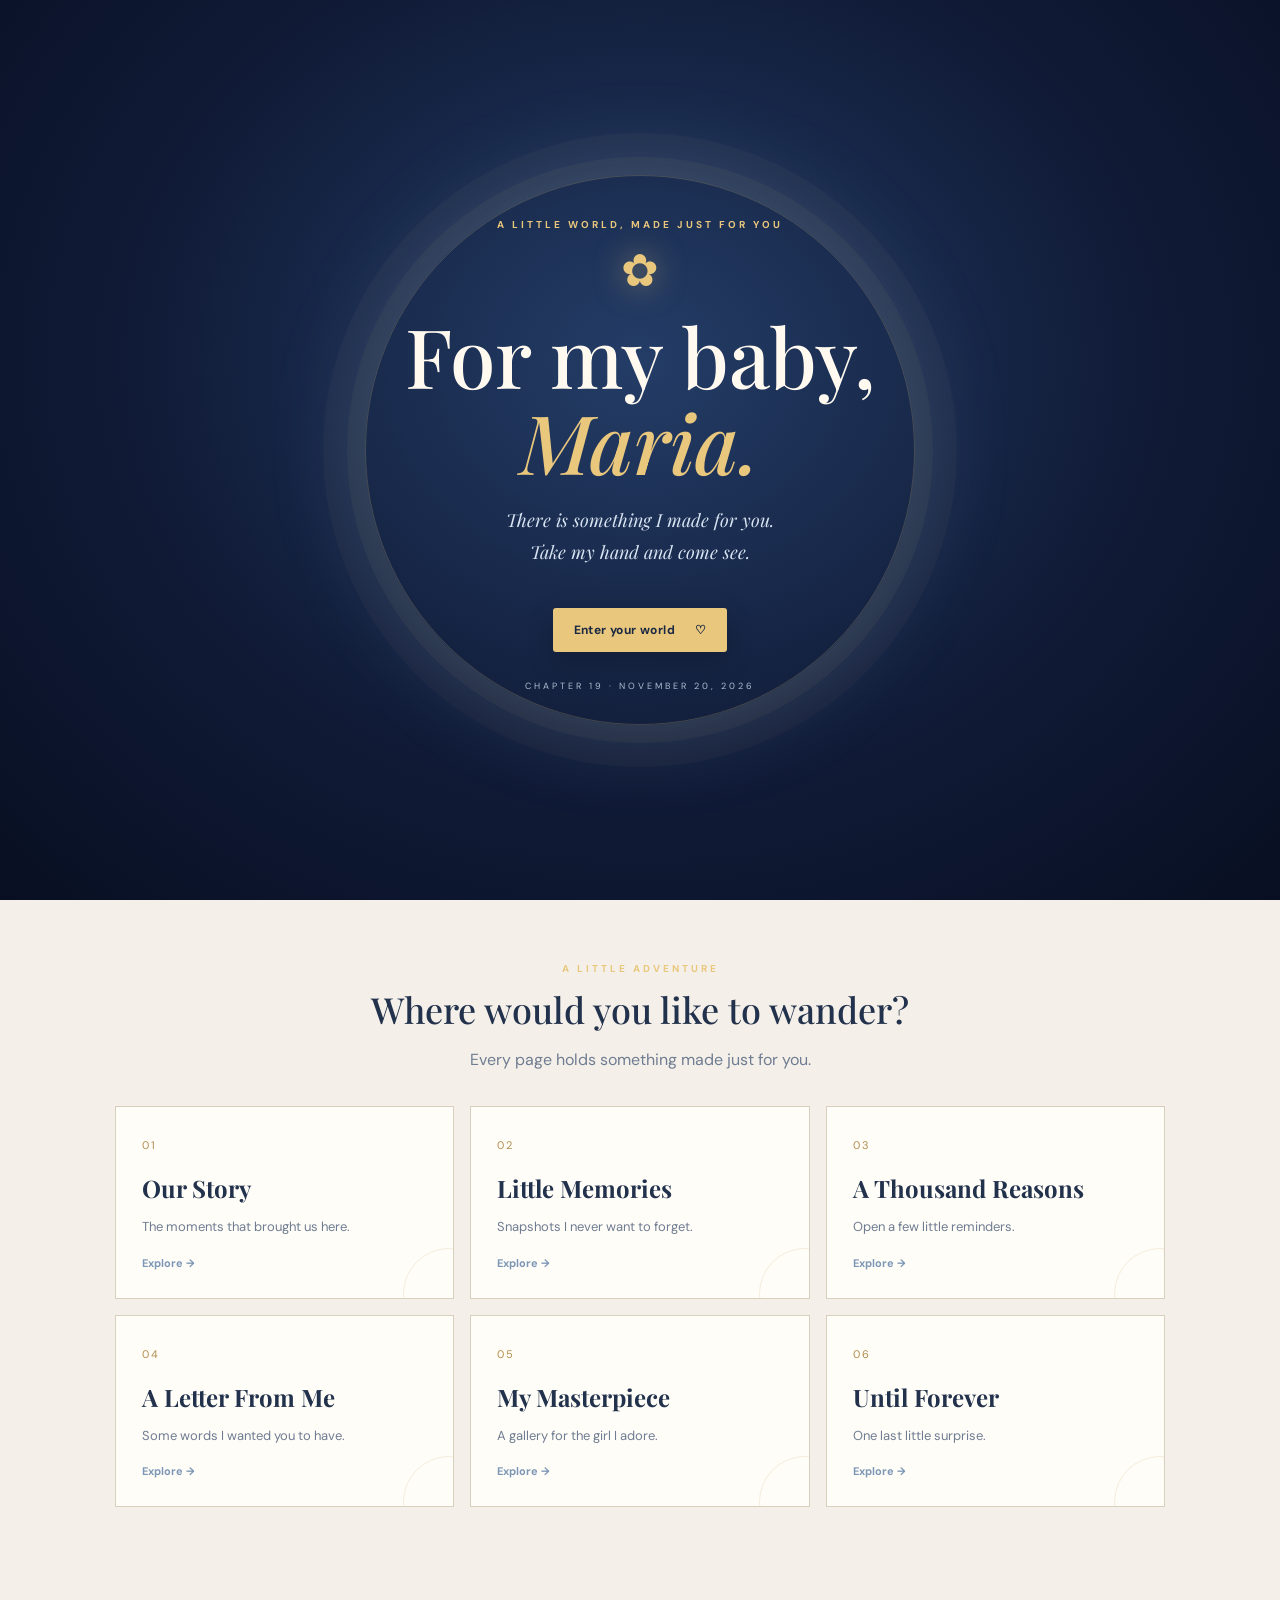
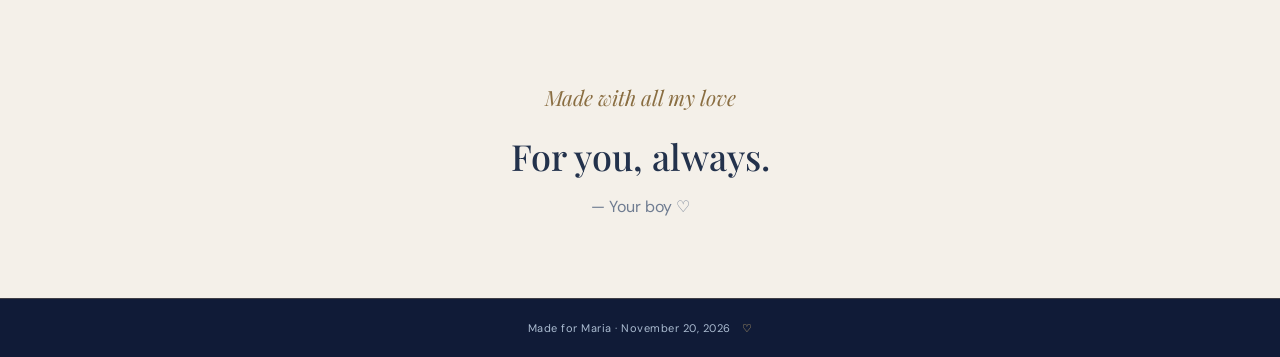
<file: index.html>
<!DOCTYPE html>
<html lang="en">
<head>
  <meta charset="UTF-8"><meta name="viewport" content="width=device-width, initial-scale=1">
  <meta name="theme-color" content="#101b37">
  <title>To My Baby, Maria ♡</title>
  <style>
@import url('https://fonts.googleapis.com/css2?family=DM+Sans:wght@400;500;600;700&family=Playfair+Display:ital,wght@0,500;0,600;0,700;1,500;1,600&display=swap');
:root{--navy:#101b37;--blue:#8db8e4;--pale:#dceafa;--cream:#fff9ef;--gold:#e9c77d;--ink:#23324c;--muted:#6f7c91}
*{box-sizing:border-box}html{scroll-behavior:smooth}body{margin:0;background:linear-gradient(180deg,#101b37 0%,#172747 55%,#f4f0e9 55.1%,#f4f0e9 100%);color:var(--cream);font-family:'DM Sans',sans-serif;min-height:100vh}
a{color:inherit;text-decoration:none}.topbar{height:auto;min-height:76px;padding:16px 5vw;display:flex;align-items:center;justify-content:space-between;gap:24px;position:relative;z-index:5;border-bottom:1px solid #ffffff20;background:#101b37e8;backdrop-filter:blur(12px)}.brand{font-family:'Playfair Display',serif;font-size:24px;color:var(--gold);white-space:nowrap}.brand span{font-size:17px;color:var(--cream);font-style:italic}.nav{display:flex;gap:18px;flex-wrap:wrap;justify-content:flex-end}.nav a{font-size:12px;color:#d7e3f2;opacity:.8}.nav a:hover,.nav a.active{color:var(--gold);opacity:1}.menu-toggle{display:none;background:none;border:1px solid #ffffff55;color:white;border-radius:8px;padding:8px 12px}
.hero{max-width:1180px;margin:auto;padding:78px 6vw 86px;display:grid;grid-template-columns:1.1fr .9fr;gap:60px;align-items:center;min-height:620px}.eyebrow{font-size:10px;letter-spacing:3px;color:var(--gold);font-weight:700}.script{font-family:'Playfair Display',serif;font-style:italic;color:#d7e8fb;font-size:21px}.hero h1,.page-hero h1{font-family:'Playfair Display',serif;font-size:clamp(42px,6vw,76px);line-height:1.08;margin:14px 0 20px;font-weight:500}.hero h1 em,.page-hero h1 em{color:var(--gold);font-weight:500}.lead{font-size:15px;line-height:1.9;color:#d3dfed;max-width:580px}.button{display:inline-flex;align-items:center;gap:20px;margin-top:22px;padding:14px 21px;border-radius:3px;background:var(--gold);color:#1b2942;font-weight:700;font-size:12px;letter-spacing:.4px;box-shadow:0 8px 28px #0003;transition:.25s}.button:hover{transform:translateY(-3px);box-shadow:0 12px 32px #0005}.button.secondary{background:#d8e7f6;color:#172747}.hero-photo{position:relative;max-width:390px;margin:auto}.photo-frame{padding:12px;border:1px solid #e9c77d99;transform:rotate(2deg);background:#fff9ef12;box-shadow:0 25px 70px #0006}.photo-frame img{display:block;width:100%;height:460px;object-fit:cover;object-position:center 35%}.photo-note{position:absolute;bottom:-24px;right:-18px;background:var(--cream);color:var(--ink);padding:13px 22px;font-family:'Playfair Display',serif;font-style:italic;transform:rotate(-4deg)}.sparkle{position:absolute;color:var(--gold);font-size:35px}.s1{top:-28px;right:5px}.s2{bottom:40px;left:-32px}.intro-strip{background:#1b2c4b;border-top:1px solid #ffffff22;border-bottom:1px solid #ffffff22;display:flex;justify-content:center;align-items:center;gap:24px;padding:22px;text-align:center}.intro-strip p{font-family:'Playfair Display',serif;font-style:italic;font-size:19px}.sunflower{color:var(--gold);font-size:24px}.chapter-preview{background:#f4f0e9;color:var(--ink);padding:76px 6vw 90px}.section-heading{text-align:center;margin-bottom:36px}.section-heading h2,.closing-note h2{font-family:'Playfair Display',serif;font-size:36px;font-weight:500;margin:10px}.section-heading p:not(.eyebrow){color:var(--muted)}.chapter-grid{max-width:1050px;margin:auto;display:grid;grid-template-columns:repeat(3,1fr);gap:16px}.chapter-card{background:#fffdf8;border:1px solid #e4ded2;padding:26px;min-height:190px;transition:.25s}.chapter-card:hover{transform:translateY(-5px);box-shadow:0 15px 35px #24365316}.chapter-card span{font-size:11px;color:#b28d4d;letter-spacing:2px}.chapter-card h3{font-family:'Playfair Display',serif;font-size:24px;margin:18px 0 8px}.chapter-card p{color:var(--muted);font-size:13px;line-height:1.6}.chapter-card b{font-size:11px;color:#7c96b5}.closing-note{text-align:center;padding:65px 20px;color:var(--ink)}.closing-note .script{color:#8a6e42}.closing-note h2{max-width:650px;margin:10px auto}.closing-note p:last-child{color:var(--muted)}footer{text-align:center;background:#101b37;color:#aabbd0;padding:22px;font-size:11px;letter-spacing:.5px}footer span{color:var(--gold);margin-left:8px}
.page-hero{text-align:center;padding:76px 20px 46px;max-width:850px;margin:auto}.page-hero h1{font-size:clamp(42px,6vw,64px)}.page-hero .script{margin-bottom:10px}.narrow{max-width:640px;margin:0 auto}.timeline{max-width:800px;margin:20px auto 55px;padding:0 24px}.timeline-item{display:grid;grid-template-columns:50px 1fr;gap:22px;padding:25px 0;border-bottom:1px solid #ffffff25}.timeline-dot{width:42px;height:42px;border:1px solid var(--gold);border-radius:50%;display:grid;place-items:center;color:var(--gold)}.timeline-item h2{font-family:'Playfair Display',serif;font-weight:500;font-size:27px;margin:8px 0}.timeline-item p:not(.eyebrow){line-height:1.8;color:#d2deec}.editable-hint{font-size:12px!important;color:#9aabc0!important;font-style:italic}.center{text-align:center;margin:30px 0 70px}
.gallery{max-width:1050px;margin:0 auto 50px;padding:0 24px;display:grid;grid-template-columns:repeat(3,1fr);grid-auto-rows:220px;gap:16px}.gallery-item{margin:0;background:#fffaf1;color:var(--ink);padding:8px;box-shadow:0 12px 30px #0002;cursor:zoom-in;overflow:hidden}.gallery-item img{width:100%;height:calc(100% - 32px);object-fit:cover;display:block;transition:transform .5s}.gallery-item:hover img{transform:scale(1.04)}.gallery-item figcaption{font-family:'Playfair Display',serif;font-style:italic;font-size:13px;padding:7px 5px 0}.gallery-item.tall{grid-row:span 2}.gallery-item.wide{grid-column:span 2}.gallery-item.tall img{object-position:center 30%}.lightbox{display:none;position:fixed;inset:0;background:#080e1bed;z-index:20;align-items:center;justify-content:center;padding:40px}.lightbox.open{display:flex}.lightbox img{max-width:min(90vw,700px);max-height:85vh;object-fit:contain;box-shadow:0 20px 80px #000}.lightbox-close{position:absolute;right:28px;top:18px;background:none;border:0;color:white;font-size:40px;cursor:pointer}
.reason-grid{max-width:950px;margin:0 auto 45px;padding:0 24px;display:grid;grid-template-columns:repeat(3,1fr);gap:14px}.reason-card{background:#fffaf1;color:var(--ink);border:1px solid #e4ded2;padding:24px;text-align:left;min-height:175px;cursor:pointer;transition:.25s}.reason-card:hover{transform:translateY(-3px)}.reason-card span{display:block;color:#b58f4e;font-size:23px}.reason-card b{display:block;font-family:'Playfair Display',serif;font-size:20px;margin:14px 0 4px}.reason-card small{color:#8b96a4;font-size:10px;letter-spacing:1px;text-transform:uppercase}.reason-card p{display:none;color:#68758a;font-size:13px;line-height:1.7}.reason-card.open p{display:block}.reason-card.open small{display:none}
.envelope-wrap{max-width:760px;margin:0 auto 50px;padding:0 24px;text-align:center}.envelope{display:flex;flex-direction:column;align-items:center;justify-content:center;gap:12px;width:min(100%,440px);height:260px;margin:auto;background:linear-gradient(145deg,#d9e7f4,#a9c5e1);border:1px solid #fff;box-shadow:0 20px 50px #0004;color:#263c5d;cursor:pointer;position:relative}.envelope:before{content:"";position:absolute;inset:0;background:linear-gradient(35deg,transparent 49.5%,#ffffff70 50%,transparent 50.5%),linear-gradient(-35deg,transparent 49.5%,#ffffff70 50%,transparent 50.5%);pointer-events:none}.envelope-heart{font-size:38px;color:#a47768}.envelope-label{font-family:'Playfair Display',serif;font-size:28px;font-style:italic}.envelope-action{font-size:11px;letter-spacing:2px;text-transform:uppercase}.letter-paper{display:none;text-align:left;background:#fffaf0;color:#39445a;padding:clamp(25px,6vw,55px);margin:28px auto;max-width:650px;box-shadow:0 15px 40px #0003;font-family:'Playfair Display',serif;font-size:16px;line-height:2}.letter-paper.open{display:block;animation:rise .6s ease}.letter-paper .script{color:#8e754b}.letter-paper .editable-hint{font-family:'DM Sans',sans-serif}
.art-placeholder{max-width:700px;min-height:350px;margin:0 auto 25px;padding:20px;background:#fffaf0;color:var(--ink);border:12px solid #e8dfcc;outline:1px solid #d0b87e;outline-offset:-20px;display:grid;place-items:center;text-align:center}.art-inner{max-width:400px}.art-inner span{font-size:38px;color:#b58f4e}.art-inner h2{font-family:'Playfair Display',serif;font-size:30px;font-weight:500}.art-inner p{font-size:13px;line-height:1.8;color:#6f7c91}.art-inner code{background:#eee7d9;padding:2px 5px}.dedication{text-align:center;max-width:600px;margin:25px auto 55px;color:#e8d5ae}
.universe{max-width:780px;margin:0 auto 50px;min-height:300px;background:radial-gradient(ellipse at center,#243b65,#0c1429);border:1px solid #ffffff24;position:relative;display:grid;place-items:center;overflow:hidden}.constellation{width:80%;height:230px;position:relative}.star{position:absolute;background:none;border:0;color:#f6dda1;font-size:32px;text-shadow:0 0 18px #f4d88a;cursor:pointer;animation:twinkle 2s infinite alternate}.star:nth-child(1){left:12%;top:18%}.star:nth-child(2){left:48%;top:5%;animation-delay:.4s}.star:nth-child(3){right:12%;top:28%;animation-delay:.8s}.star:nth-child(4){left:30%;bottom:12%;animation-delay:1.2s}.star:nth-child(5){right:28%;bottom:5%;animation-delay:.6s}.star-message{position:absolute;bottom:12px;left:12px;right:12px;text-align:center;color:#e8d8b7;font-family:'Playfair Display',serif;font-style:italic}.video-box{max-width:700px;margin:0 auto 45px;padding:32px;text-align:center;background:#fffaf1;color:var(--ink)}.video-box h2{font-family:'Playfair Display',serif;font-size:30px;font-weight:500}.video-box p{color:#758196;font-size:13px}.video-placeholder{height:220px;background:#e8edf3;display:grid;place-items:center;color:#71849e;font-family:'Playfair Display',serif;font-style:italic}.stars{position:fixed;inset:0;pointer-events:none;opacity:.3;background-image:radial-gradient(1px 1px at 20% 30%,#fff,transparent),radial-gradient(1px 1px at 70% 20%,#fff,transparent),radial-gradient(1px 1px at 45% 70%,#fff,transparent),radial-gradient(2px 2px at 85% 65%,#e9c77d,transparent);background-size:250px 220px;z-index:0}main,header,footer{position:relative;z-index:1}.reveal{opacity:0;transform:translateY(18px);animation:rise .9s forwards}.hero-photo{animation-delay:.2s}
@keyframes rise{to{opacity:1;transform:translateY(0)}}@keyframes twinkle{from{opacity:.55;transform:scale(.9)}to{opacity:1;transform:scale(1.15)}}
@media(max-width:850px){.topbar{flex-wrap:wrap}.menu-toggle{display:block}.nav{display:none;width:100%;justify-content:flex-start;padding:10px 0}.nav.open{display:flex}.hero{grid-template-columns:1fr;gap:45px;padding-top:55px;text-align:center}.hero-copy .lead{margin:auto}.hero-photo{width:min(78%,350px)}.photo-frame img{height:400px}.chapter-grid{grid-template-columns:repeat(2,1fr)}.gallery{grid-template-columns:repeat(2,1fr)}.reason-grid{grid-template-columns:repeat(2,1fr)}}
@media(max-width:520px){.nav{gap:13px}.nav a{font-size:11px}.hero{padding:48px 23px 65px}.hero h1{font-size:47px}.photo-frame img{height:370px}.intro-strip{gap:10px}.intro-strip p{font-size:16px}.chapter-preview{padding:55px 20px}.chapter-grid{grid-template-columns:1fr}.chapter-card{min-height:150px}.page-hero{padding:55px 22px 35px}.gallery{grid-template-columns:repeat(2,1fr);grid-auto-rows:175px;padding:0 14px;gap:10px}.gallery-item.wide{grid-column:span 2}.gallery-item figcaption{font-size:11px}.reason-grid{grid-template-columns:1fr 1fr;padding:0 14px;gap:9px}.reason-card{padding:16px;min-height:160px}.reason-card b{font-size:17px}.timeline{padding:0 18px}.letter-paper{font-size:15px}.universe{margin-left:14px;margin-right:14px}.video-box{margin-left:14px;margin-right:14px;padding:22px}}


/* CINEMATIC STORYBOOK POLISH */
:root{--gold-bright:#f5d995;--blue-glow:#8db8e4}
body{background:radial-gradient(ellipse at 50% -15%,#314d78 0%,transparent 48%),linear-gradient(180deg,#0a142b 0%,#172747 55%,#f4f0e9 55.1%,#f4f0e9 100%);background-attachment:fixed}
.topbar{box-shadow:0 8px 35px #050b1c55;border-bottom:1px solid #e9c77d35}
.brand{letter-spacing:.3px;text-shadow:0 0 18px #e9c77d40}
.nav a{position:relative;padding:7px 0;transition:color .25s}
.nav a:after{content:"";position:absolute;left:0;right:100%;bottom:0;height:1px;background:var(--gold);transition:right .25s}
.nav a:hover:after,.nav a.active:after{right:0}
.hero{position:relative}
.hero:before{content:"";position:absolute;width:440px;height:440px;border:1px solid #e9c77d18;border-radius:50%;right:8%;top:12%;box-shadow:0 0 0 24px #e9c77d08,0 0 0 48px #e9c77d05;pointer-events:none}
.hero h1,.page-hero h1{text-shadow:0 5px 28px #0005}
.hero-photo{filter:drop-shadow(0 25px 45px #0006)}
.photo-frame{border:1px solid #e9c77d;box-shadow:0 0 0 7px #e9c77d12,0 25px 70px #0008;position:relative}
.photo-frame:after{content:"";position:absolute;inset:5px;border:1px solid #fff5;pointer-events:none}
.button{position:relative;overflow:hidden;isolation:isolate}
.button:before{content:"";position:absolute;top:-80%;left:-45%;width:35%;height:260%;background:#fff8;transform:rotate(25deg);transition:left .65s;z-index:-1}
.button:hover:before{left:130%}
.intro-strip{background:linear-gradient(90deg,#172747,#263d62,#172747);position:relative;overflow:hidden}
.intro-strip:before,.intro-strip:after{content:"✧";position:absolute;color:#e9c77d66;font-size:70px;top:-16px}
.intro-strip:before{left:5%}.intro-strip:after{right:5%}
.chapter-card{position:relative;overflow:hidden;border-color:#d9cfbd}
.chapter-card:after{content:"";position:absolute;width:90px;height:90px;border:1px solid #c7a96c33;border-radius:50%;right:-42px;bottom:-42px;transition:transform .5s}
.chapter-card:hover:after{transform:scale(2.2)}
.chapter-card b{display:inline-block;margin-top:5px}
.page-hero{position:relative}
.page-hero:after{content:"✧";display:block;color:#e9c77d;font-size:22px;margin-top:23px;text-shadow:0 0 20px #e9c77d88}
.gallery-item{transition:transform .3s,box-shadow .3s}
.gallery-item:nth-child(odd){transform:rotate(-.7deg)}.gallery-item:nth-child(even){transform:rotate(.7deg)}
.gallery-item:hover{transform:translateY(-5px) rotate(0);box-shadow:0 20px 45px #0004;z-index:2}
.reason-card{position:relative;overflow:hidden;box-shadow:0 8px 24px #1727470a}
.reason-card:after{content:"♡";position:absolute;right:14px;top:9px;color:#c9a96e30;font-size:48px;font-family:serif}
.reason-card.open{background:#f5eddf;border-color:#c8a96d;box-shadow:0 12px 30px #17274718}
.envelope{border:1px solid #f7e8c5;box-shadow:0 0 0 8px #e9c77d12,0 25px 55px #0005;transition:transform .35s}
.envelope:hover{transform:translateY(-5px) rotate(-1deg)}
.envelope-heart{animation:heartbeat 1.8s infinite}
.letter-paper{border:1px solid #d7c69f;outline:1px solid #d7c69f;outline-offset:7px}
.art-placeholder{box-shadow:0 20px 50px #0004;position:relative}
.art-placeholder:before,.art-placeholder:after{content:"✧";position:absolute;color:#b58f4e;font-size:25px}
.art-placeholder:before{top:12px;left:18px}.art-placeholder:after{bottom:12px;right:18px}
.universe{box-shadow:0 0 0 8px #e9c77d12,0 20px 55px #0006}
.star{transition:transform .2s,color .2s}.star:hover{transform:scale(1.45)}
footer{border-top:1px solid #e9c77d35}
.petal-field{position:fixed;inset:0;pointer-events:none;overflow:hidden;z-index:0;opacity:.22}
.petal-field i{position:absolute;top:-10%;font-style:normal;color:#f3d99e;animation:petalFall 18s linear infinite}
.petal-field i:nth-child(1){left:8%;font-size:15px;animation-delay:-3s}
.petal-field i:nth-child(2){left:28%;font-size:12px;animation-delay:-11s}
.petal-field i:nth-child(3){left:52%;font-size:18px;animation-delay:-6s}
.petal-field i:nth-child(4){left:74%;font-size:13px;animation-delay:-15s}
.petal-field i:nth-child(5){left:91%;font-size:17px;animation-delay:-8s}
.petal-field i:nth-child(6){left:40%;font-size:10px;animation-delay:-17s}
.opening-screen{position:fixed;inset:0;z-index:50;display:grid;place-items:center;text-align:center;background:radial-gradient(ellipse at 50% 40%,#243d67 0%,#101b37 55%,#080f22 100%);padding:25px;transition:opacity 1s,visibility 1s}
.opening-screen.leaving{opacity:0;visibility:hidden}
.opening-glow{position:absolute;width:min(75vw,550px);aspect-ratio:1;border:1px solid #e9c77d38;border-radius:50%;box-shadow:0 0 0 18px #e9c77d0b,0 0 0 42px #e9c77d08,0 0 100px #8db8e433;animation:slowPulse 5s ease-in-out infinite}
.opening-content{position:relative;max-width:600px;animation:rise 1s both}
.opening-content h1{font-family:'Playfair Display',serif;font-size:clamp(48px,8vw,82px);line-height:1.05;font-weight:500;margin:12px 0 20px}
.opening-content h1 em{color:var(--gold);font-weight:500}
.opening-content p:not(.eyebrow){color:#d8e4f2;line-height:1.8;font-family:'Playfair Display',serif;font-style:italic;font-size:18px}
.opening-flower{font-size:45px;color:var(--gold);text-shadow:0 0 30px #e9c77d88;animation:slowPulse 3s infinite}
.opening-content small{display:block;margin-top:28px;letter-spacing:3px;color:#aebed2;font-size:9px}
.opening-button{border:0;cursor:pointer;font-family:inherit}
@keyframes petalFall{0%{transform:translate3d(0,-10vh,0) rotate(0);opacity:0}10%{opacity:1}90%{opacity:.8}100%{transform:translate3d(45px,115vh,0) rotate(420deg);opacity:0}}
@keyframes slowPulse{0%,100%{transform:scale(.97);opacity:.65}50%{transform:scale(1.04);opacity:1}}
@keyframes heartbeat{0%,100%{transform:scale(1)}15%{transform:scale(1.14)}30%{transform:scale(1)}45%{transform:scale(1.08)}}
@media(prefers-reduced-motion:reduce){*,*:before,*:after{animation-duration:.01ms!important;animation-iteration-count:1!important;scroll-behavior:auto!important;transition-duration:.01ms!important}}

/* LEGIBILITY FIX: inner pages stay dark navy; only the home page's chapter + closing sections are cream */
body{background:radial-gradient(ellipse at 50% -15%,#314d78 0%,transparent 48%),linear-gradient(180deg,#0a142b 0%,#122041 55%,#172747 100%);background-attachment:fixed}
.closing-note{color:var(--cream)}
.closing-note .script{color:#e8d5ae}
.closing-note p:last-child{color:#c5d3e5}
.chapter-preview~.closing-note{background:#f4f0e9;color:var(--ink)}
.chapter-preview~.closing-note .script{color:#8a6e42}
.chapter-preview~.closing-note p:last-child{color:var(--muted)}
.chapter-card{display:block}
.button:focus-visible,.nav a:focus-visible,.reason-card:focus-visible,.star:focus-visible,.envelope:focus-visible,.chapter-card:focus-visible{outline:2px solid var(--gold-bright);outline-offset:4px}
html{background-color:#122041}
body{background-color:#122041;background-repeat:no-repeat;background-size:100% 100vh}
@supports (-webkit-touch-callout:none){body{background-attachment:scroll}}
.gallery{grid-auto-flow:dense}
@media(min-width:851px){.gallery-item:nth-child(6){grid-column:1}.gallery-item:nth-child(8){grid-column:span 1}}
@media(min-width:851px){.gallery-item.wide{grid-column:span 3;grid-row:span 1}.gallery{grid-auto-rows:220px}.gallery-item.wide img{object-position:center 60%}}
body{background-image:radial-gradient(ellipse at 50% -15%,#314d78 0%,transparent 48%),linear-gradient(180deg,#0a142b 0%,#122041 100%)}
</style>
</head>
<body>
  <div class="opening-screen" id="openingScreen">
    <div class="opening-glow"></div>
    <div class="opening-content">
      <p class="eyebrow">A LITTLE WORLD, MADE JUST FOR YOU</p>
      <div class="opening-flower">✿</div>
      <h1>For my baby,<br><em>Maria.</em></h1>
      <p>There is something I made for you.<br>Take my hand and come see.</p>
      <button class="button opening-button" id="enterWorld">Enter your world <span>♡</span></button>
      <small>CHAPTER 19 · NOVEMBER 20, 2026</small>
    </div>
  </div>
  <div class="stars" aria-hidden="true"></div>
  <div class="petal-field" aria-hidden="true"><i>✿</i><i>✧</i><i>❀</i><i>✦</i><i>✿</i><i>✧</i></div>
  <header class="topbar">
    <a class="brand" href="index.html">♡ <span>to my baby</span></a>
    <button class="menu-toggle" aria-label="Open navigation" aria-expanded="false">☰</button>
    <nav class="nav">
      <a class="active" href="index.html">Welcome</a><a href="story.html">Our Story</a>
      <a href="memories.html">Memories</a><a href="reasons.html">Reasons</a>
      <a href="letter.html">A Letter</a><a href="masterpiece.html">My Masterpiece</a>
      <a href="finale.html">The Finale</a>
    </nav>
  </header>
  <main>
    <section class="hero">
      <div class="hero-copy reveal">
        <p class="eyebrow">NOVEMBER 20, 2026 · HER 19TH CHAPTER</p>
        <p class="script">For the girl who makes ordinary days feel special</p>
        <h1>Happy 19th Birthday,<br><em>My Baby.</em></h1>
        <p class="lead">Maria, I made you a little place in this big internet — a place filled with memories, words, and pieces of my heart. Take your time. There's a little surprise waiting on every page.</p>
        <a class="button" href="story.html">Enter your little world <span>→</span></a>
      </div>
      <div class="hero-photo reveal">
        <div class="photo-frame"><img src="[data-uri]" alt="Maria smiling for a portrait"></div>
        <span class="photo-note">the birthday girl ♡</span>
        <span class="sparkle s1">✦</span><span class="sparkle s2">✧</span>
      </div>
    </section>
    <section class="intro-strip reveal">
      <span class="sunflower">✿</span>
      <p>One girl. Nineteen chapters. Countless reasons to celebrate her.</p>
      <span class="sunflower">✿</span>
    </section>
    <section class="chapter-preview">
      <div class="section-heading"><p class="eyebrow">A LITTLE ADVENTURE</p><h2>Where would you like to wander?</h2><p>Every page holds something made just for you.</p></div>
      <div class="chapter-grid">
        <a class="chapter-card" href="story.html"><span>01</span><h3>Our Story</h3><p>The moments that brought us here.</p><b>Explore →</b></a>
        <a class="chapter-card" href="memories.html"><span>02</span><h3>Little Memories</h3><p>Snapshots I never want to forget.</p><b>Explore →</b></a>
        <a class="chapter-card" href="reasons.html"><span>03</span><h3>A Thousand Reasons</h3><p>Open a few little reminders.</p><b>Explore →</b></a>
        <a class="chapter-card" href="letter.html"><span>04</span><h3>A Letter From Me</h3><p>Some words I wanted you to have.</p><b>Explore →</b></a>
        <a class="chapter-card" href="masterpiece.html"><span>05</span><h3>My Masterpiece</h3><p>A gallery for the girl I adore.</p><b>Explore →</b></a>
        <a class="chapter-card" href="finale.html"><span>06</span><h3>Until Forever</h3><p>One last little surprise.</p><b>Explore →</b></a>
      </div>
    </section>
    <section class="closing-note reveal"><p class="script">Made with all my love</p><h2>For you, always.</h2><p>— Your boy ♡</p></section>
  </main>
  <footer>Made for Maria · November 20, 2026 <span>♡</span></footer>
  <script>
const toggle = document.querySelector('.menu-toggle');
const nav = document.querySelector('.nav');
if (toggle && nav) toggle.addEventListener('click', () => {
  const open = nav.classList.toggle('open');
  toggle.setAttribute('aria-expanded', String(open));
});
document.querySelectorAll('.reason-card').forEach(card => {
  card.addEventListener('click', () => card.classList.toggle('open'));
});
const envelope = document.querySelector('.envelope');
const letter = document.querySelector('.letter-paper');
if (envelope && letter) envelope.addEventListener('click', () => {
  const opened = letter.classList.toggle('open');
  envelope.setAttribute('aria-expanded', String(opened));
  envelope.querySelector('.envelope-action').textContent = opened ? 'Your letter is open ♡' : 'Open my letter';
  if (opened) letter.scrollIntoView({behavior:'smooth', block:'start'});
});
const lightbox = document.querySelector('.lightbox');
if (lightbox) {
  document.querySelectorAll('.gallery-item img').forEach(img => img.addEventListener('click', () => {
    lightbox.querySelector('img').src = img.src;
    lightbox.querySelector('img').alt = img.alt;
    lightbox.classList.add('open');
  }));
  lightbox.querySelector('.lightbox-close').addEventListener('click', () => lightbox.classList.remove('open'));
  lightbox.addEventListener('click', e => { if (e.target === lightbox) lightbox.classList.remove('open'); });
  document.addEventListener('keydown', e => { if (e.key === 'Escape') lightbox.classList.remove('open'); });
}
document.querySelectorAll('.star').forEach(star => star.addEventListener('click', () => {
  document.querySelector('.star-message').textContent = star.dataset.message;
  star.style.color = '#fff';
  star.style.textShadow = '0 0 25px #fff, 0 0 45px #f4d88a';
}));

const enterButton = document.getElementById('enterWorld');
const openingScreen = document.getElementById('openingScreen');
if (enterButton && openingScreen) {
  enterButton.addEventListener('click', () => {
    openingScreen.classList.add('leaving');
    window.setTimeout(() => openingScreen.remove(), 1100);
  });
}
</script>
</body></html>
</file>
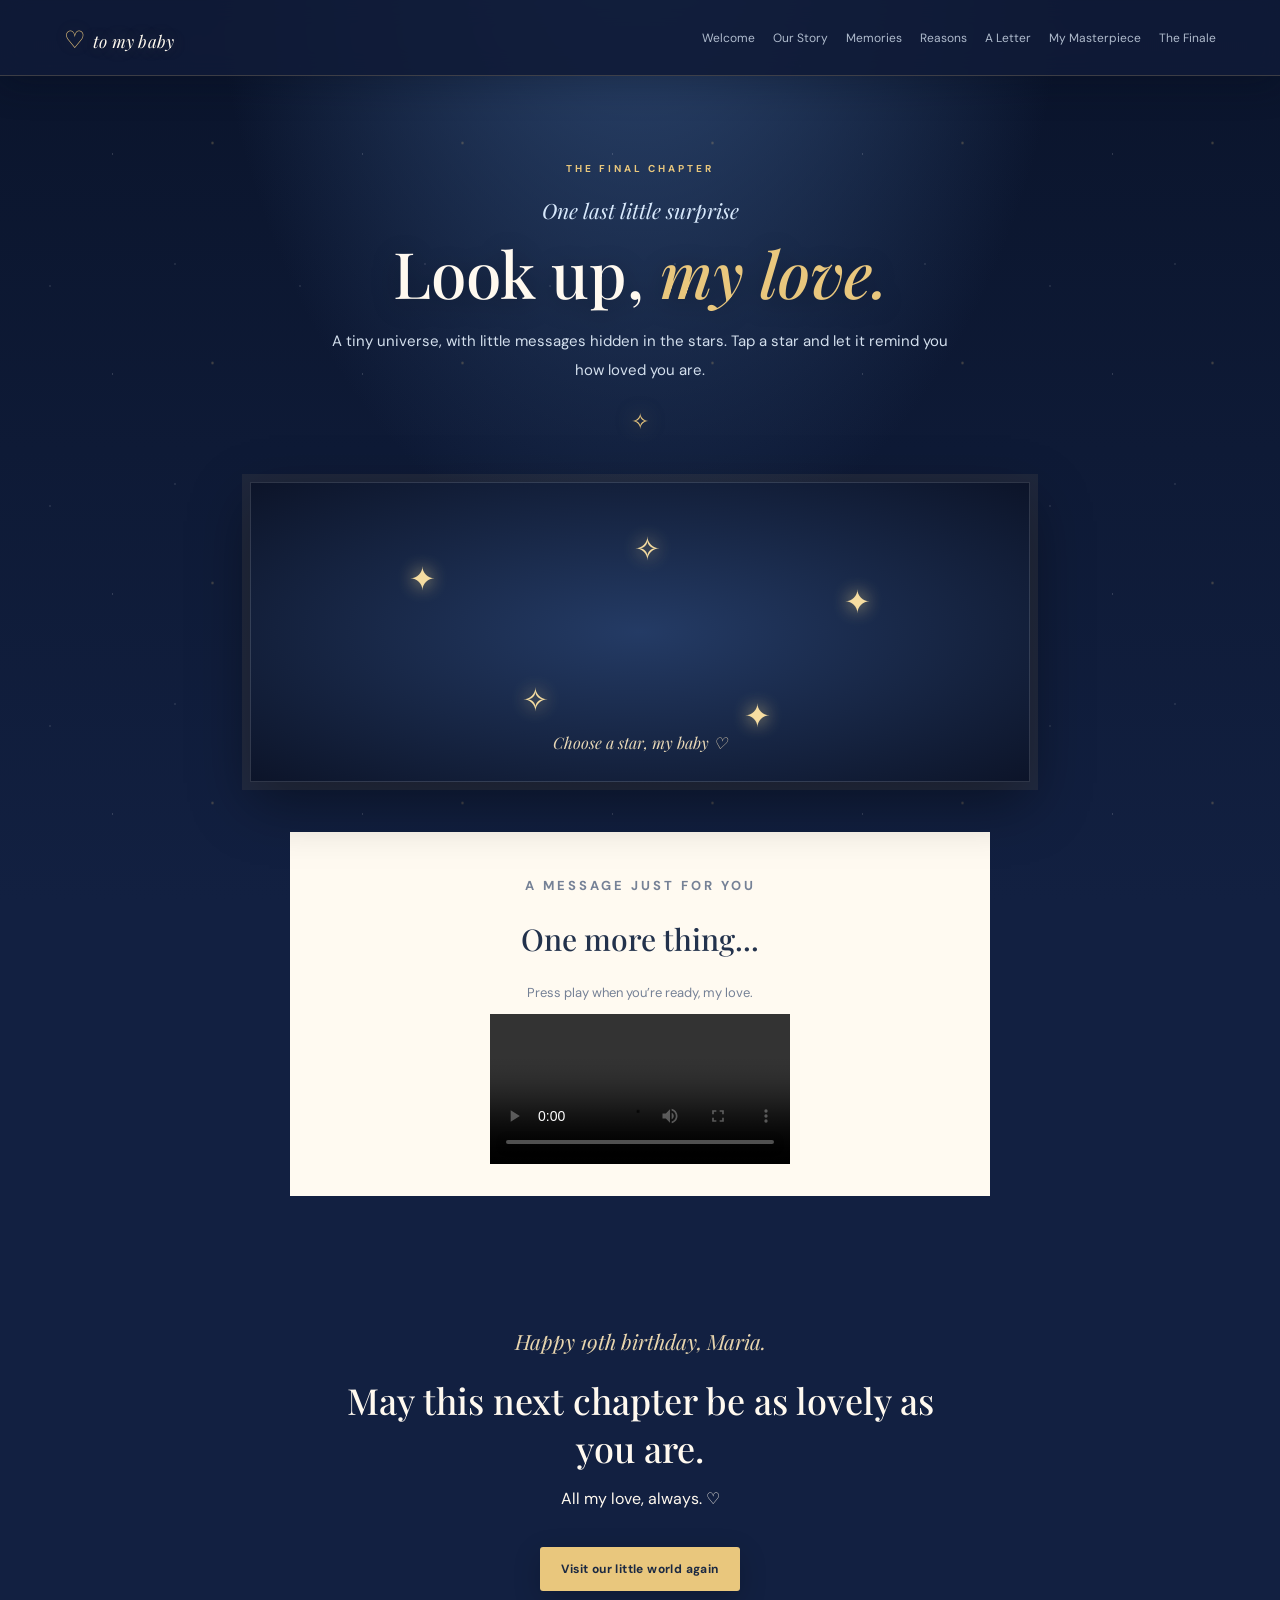
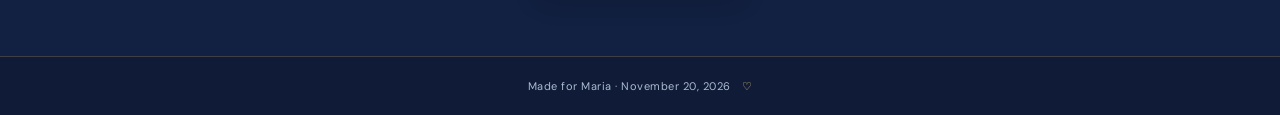
<file: finale.html>
<!DOCTYPE html><html lang="en"><head><meta charset="UTF-8"><meta name="viewport" content="width=device-width, initial-scale=1"><meta name="theme-color" content="#101b37"><title>Until Forever · To My Baby</title><style>
@import url('https://fonts.googleapis.com/css2?family=DM+Sans:wght@400;500;600;700&family=Playfair+Display:ital,wght@0,500;0,600;0,700;1,500;1,600&display=swap');
:root{--navy:#101b37;--blue:#8db8e4;--pale:#dceafa;--cream:#fff9ef;--gold:#e9c77d;--ink:#23324c;--muted:#6f7c91}
*{box-sizing:border-box}html{scroll-behavior:smooth}body{margin:0;background:linear-gradient(180deg,#101b37 0%,#172747 55%,#f4f0e9 55.1%,#f4f0e9 100%);color:var(--cream);font-family:'DM Sans',sans-serif;min-height:100vh}
a{color:inherit;text-decoration:none}.topbar{height:auto;min-height:76px;padding:16px 5vw;display:flex;align-items:center;justify-content:space-between;gap:24px;position:relative;z-index:5;border-bottom:1px solid #ffffff20;background:#101b37e8;backdrop-filter:blur(12px)}.brand{font-family:'Playfair Display',serif;font-size:24px;color:var(--gold);white-space:nowrap}.brand span{font-size:17px;color:var(--cream);font-style:italic}.nav{display:flex;gap:18px;flex-wrap:wrap;justify-content:flex-end}.nav a{font-size:12px;color:#d7e3f2;opacity:.8}.nav a:hover,.nav a.active{color:var(--gold);opacity:1}.menu-toggle{display:none;background:none;border:1px solid #ffffff55;color:white;border-radius:8px;padding:8px 12px}
.hero{max-width:1180px;margin:auto;padding:78px 6vw 86px;display:grid;grid-template-columns:1.1fr .9fr;gap:60px;align-items:center;min-height:620px}.eyebrow{font-size:10px;letter-spacing:3px;color:var(--gold);font-weight:700}.script{font-family:'Playfair Display',serif;font-style:italic;color:#d7e8fb;font-size:21px}.hero h1,.page-hero h1{font-family:'Playfair Display',serif;font-size:clamp(42px,6vw,76px);line-height:1.08;margin:14px 0 20px;font-weight:500}.hero h1 em,.page-hero h1 em{color:var(--gold);font-weight:500}.lead{font-size:15px;line-height:1.9;color:#d3dfed;max-width:580px}.button{display:inline-flex;align-items:center;gap:20px;margin-top:22px;padding:14px 21px;border-radius:3px;background:var(--gold);color:#1b2942;font-weight:700;font-size:12px;letter-spacing:.4px;box-shadow:0 8px 28px #0003;transition:.25s}.button:hover{transform:translateY(-3px);box-shadow:0 12px 32px #0005}.button.secondary{background:#d8e7f6;color:#172747}.hero-photo{position:relative;max-width:390px;margin:auto}.photo-frame{padding:12px;border:1px solid #e9c77d99;transform:rotate(2deg);background:#fff9ef12;box-shadow:0 25px 70px #0006}.photo-frame img{display:block;width:100%;height:460px;object-fit:cover;object-position:center 35%}.photo-note{position:absolute;bottom:-24px;right:-18px;background:var(--cream);color:var(--ink);padding:13px 22px;font-family:'Playfair Display',serif;font-style:italic;transform:rotate(-4deg)}.sparkle{position:absolute;color:var(--gold);font-size:35px}.s1{top:-28px;right:5px}.s2{bottom:40px;left:-32px}.intro-strip{background:#1b2c4b;border-top:1px solid #ffffff22;border-bottom:1px solid #ffffff22;display:flex;justify-content:center;align-items:center;gap:24px;padding:22px;text-align:center}.intro-strip p{font-family:'Playfair Display',serif;font-style:italic;font-size:19px}.sunflower{color:var(--gold);font-size:24px}.chapter-preview{background:#f4f0e9;color:var(--ink);padding:76px 6vw 90px}.section-heading{text-align:center;margin-bottom:36px}.section-heading h2,.closing-note h2{font-family:'Playfair Display',serif;font-size:36px;font-weight:500;margin:10px}.section-heading p:not(.eyebrow){color:var(--muted)}.chapter-grid{max-width:1050px;margin:auto;display:grid;grid-template-columns:repeat(3,1fr);gap:16px}.chapter-card{background:#fffdf8;border:1px solid #e4ded2;padding:26px;min-height:190px;transition:.25s}.chapter-card:hover{transform:translateY(-5px);box-shadow:0 15px 35px #24365316}.chapter-card span{font-size:11px;color:#b28d4d;letter-spacing:2px}.chapter-card h3{font-family:'Playfair Display',serif;font-size:24px;margin:18px 0 8px}.chapter-card p{color:var(--muted);font-size:13px;line-height:1.6}.chapter-card b{font-size:11px;color:#7c96b5}.closing-note{text-align:center;padding:65px 20px;color:var(--ink)}.closing-note .script{color:#8a6e42}.closing-note h2{max-width:650px;margin:10px auto}.closing-note p:last-child{color:var(--muted)}footer{text-align:center;background:#101b37;color:#aabbd0;padding:22px;font-size:11px;letter-spacing:.5px}footer span{color:var(--gold);margin-left:8px}
.page-hero{text-align:center;padding:76px 20px 46px;max-width:850px;margin:auto}.page-hero h1{font-size:clamp(42px,6vw,64px)}.page-hero .script{margin-bottom:10px}.narrow{max-width:640px;margin:0 auto}.timeline{max-width:800px;margin:20px auto 55px;padding:0 24px}.timeline-item{display:grid;grid-template-columns:50px 1fr;gap:22px;padding:25px 0;border-bottom:1px solid #ffffff25}.timeline-dot{width:42px;height:42px;border:1px solid var(--gold);border-radius:50%;display:grid;place-items:center;color:var(--gold)}.timeline-item h2{font-family:'Playfair Display',serif;font-weight:500;font-size:27px;margin:8px 0}.timeline-item p:not(.eyebrow){line-height:1.8;color:#d2deec}.editable-hint{font-size:12px!important;color:#9aabc0!important;font-style:italic}.center{text-align:center;margin:30px 0 70px}
.gallery{max-width:1050px;margin:0 auto 50px;padding:0 24px;display:grid;grid-template-columns:repeat(3,1fr);grid-auto-rows:220px;gap:16px}.gallery-item{margin:0;background:#fffaf1;color:var(--ink);padding:8px;box-shadow:0 12px 30px #0002;cursor:zoom-in;overflow:hidden}.gallery-item img{width:100%;height:calc(100% - 32px);object-fit:cover;display:block;transition:transform .5s}.gallery-item:hover img{transform:scale(1.04)}.gallery-item figcaption{font-family:'Playfair Display',serif;font-style:italic;font-size:13px;padding:7px 5px 0}.gallery-item.tall{grid-row:span 2}.gallery-item.wide{grid-column:span 2}.gallery-item.tall img{object-position:center 30%}.lightbox{display:none;position:fixed;inset:0;background:#080e1bed;z-index:20;align-items:center;justify-content:center;padding:40px}.lightbox.open{display:flex}.lightbox img{max-width:min(90vw,700px);max-height:85vh;object-fit:contain;box-shadow:0 20px 80px #000}.lightbox-close{position:absolute;right:28px;top:18px;background:none;border:0;color:white;font-size:40px;cursor:pointer}
.reason-grid{max-width:950px;margin:0 auto 45px;padding:0 24px;display:grid;grid-template-columns:repeat(3,1fr);gap:14px}.reason-card{background:#fffaf1;color:var(--ink);border:1px solid #e4ded2;padding:24px;text-align:left;min-height:175px;cursor:pointer;transition:.25s}.reason-card:hover{transform:translateY(-3px)}.reason-card span{display:block;color:#b58f4e;font-size:23px}.reason-card b{display:block;font-family:'Playfair Display',serif;font-size:20px;margin:14px 0 4px}.reason-card small{color:#8b96a4;font-size:10px;letter-spacing:1px;text-transform:uppercase}.reason-card p{display:none;color:#68758a;font-size:13px;line-height:1.7}.reason-card.open p{display:block}.reason-card.open small{display:none}
.envelope-wrap{max-width:760px;margin:0 auto 50px;padding:0 24px;text-align:center}.envelope{display:flex;flex-direction:column;align-items:center;justify-content:center;gap:12px;width:min(100%,440px);height:260px;margin:auto;background:linear-gradient(145deg,#d9e7f4,#a9c5e1);border:1px solid #fff;box-shadow:0 20px 50px #0004;color:#263c5d;cursor:pointer;position:relative}.envelope:before{content:"";position:absolute;inset:0;background:linear-gradient(35deg,transparent 49.5%,#ffffff70 50%,transparent 50.5%),linear-gradient(-35deg,transparent 49.5%,#ffffff70 50%,transparent 50.5%);pointer-events:none}.envelope-heart{font-size:38px;color:#a47768}.envelope-label{font-family:'Playfair Display',serif;font-size:28px;font-style:italic}.envelope-action{font-size:11px;letter-spacing:2px;text-transform:uppercase}.letter-paper{display:none;text-align:left;background:#fffaf0;color:#39445a;padding:clamp(25px,6vw,55px);margin:28px auto;max-width:650px;box-shadow:0 15px 40px #0003;font-family:'Playfair Display',serif;font-size:16px;line-height:2}.letter-paper.open{display:block;animation:rise .6s ease}.letter-paper .script{color:#8e754b}.letter-paper .editable-hint{font-family:'DM Sans',sans-serif}
.art-placeholder{max-width:700px;min-height:350px;margin:0 auto 25px;padding:20px;background:#fffaf0;color:var(--ink);border:12px solid #e8dfcc;outline:1px solid #d0b87e;outline-offset:-20px;display:grid;place-items:center;text-align:center}.art-inner{max-width:400px}.art-inner span{font-size:38px;color:#b58f4e}.art-inner h2{font-family:'Playfair Display',serif;font-size:30px;font-weight:500}.art-inner p{font-size:13px;line-height:1.8;color:#6f7c91}.art-inner code{background:#eee7d9;padding:2px 5px}.dedication{text-align:center;max-width:600px;margin:25px auto 55px;color:#e8d5ae}
.universe{max-width:780px;margin:0 auto 50px;min-height:300px;background:radial-gradient(ellipse at center,#243b65,#0c1429);border:1px solid #ffffff24;position:relative;display:grid;place-items:center;overflow:hidden}.constellation{width:80%;height:230px;position:relative}.star{position:absolute;background:none;border:0;color:#f6dda1;font-size:32px;text-shadow:0 0 18px #f4d88a;cursor:pointer;animation:twinkle 2s infinite alternate}.star:nth-child(1){left:12%;top:18%}.star:nth-child(2){left:48%;top:5%;animation-delay:.4s}.star:nth-child(3){right:12%;top:28%;animation-delay:.8s}.star:nth-child(4){left:30%;bottom:12%;animation-delay:1.2s}.star:nth-child(5){right:28%;bottom:5%;animation-delay:.6s}.star-message{position:absolute;bottom:12px;left:12px;right:12px;text-align:center;color:#e8d8b7;font-family:'Playfair Display',serif;font-style:italic}.video-box{max-width:700px;margin:0 auto 45px;padding:32px;text-align:center;background:#fffaf1;color:var(--ink)}.video-box h2{font-family:'Playfair Display',serif;font-size:30px;font-weight:500}.video-box p{color:#758196;font-size:13px}.video-placeholder{height:220px;background:#e8edf3;display:grid;place-items:center;color:#71849e;font-family:'Playfair Display',serif;font-style:italic}.stars{position:fixed;inset:0;pointer-events:none;opacity:.3;background-image:radial-gradient(1px 1px at 20% 30%,#fff,transparent),radial-gradient(1px 1px at 70% 20%,#fff,transparent),radial-gradient(1px 1px at 45% 70%,#fff,transparent),radial-gradient(2px 2px at 85% 65%,#e9c77d,transparent);background-size:250px 220px;z-index:0}main,header,footer{position:relative;z-index:1}.reveal{opacity:0;transform:translateY(18px);animation:rise .9s forwards}.hero-photo{animation-delay:.2s}
@keyframes rise{to{opacity:1;transform:translateY(0)}}@keyframes twinkle{from{opacity:.55;transform:scale(.9)}to{opacity:1;transform:scale(1.15)}}
@media(max-width:850px){.topbar{flex-wrap:wrap}.menu-toggle{display:block}.nav{display:none;width:100%;justify-content:flex-start;padding:10px 0}.nav.open{display:flex}.hero{grid-template-columns:1fr;gap:45px;padding-top:55px;text-align:center}.hero-copy .lead{margin:auto}.hero-photo{width:min(78%,350px)}.photo-frame img{height:400px}.chapter-grid{grid-template-columns:repeat(2,1fr)}.gallery{grid-template-columns:repeat(2,1fr)}.reason-grid{grid-template-columns:repeat(2,1fr)}}
@media(max-width:520px){.nav{gap:13px}.nav a{font-size:11px}.hero{padding:48px 23px 65px}.hero h1{font-size:47px}.photo-frame img{height:370px}.intro-strip{gap:10px}.intro-strip p{font-size:16px}.chapter-preview{padding:55px 20px}.chapter-grid{grid-template-columns:1fr}.chapter-card{min-height:150px}.page-hero{padding:55px 22px 35px}.gallery{grid-template-columns:repeat(2,1fr);grid-auto-rows:175px;padding:0 14px;gap:10px}.gallery-item.wide{grid-column:span 2}.gallery-item figcaption{font-size:11px}.reason-grid{grid-template-columns:1fr 1fr;padding:0 14px;gap:9px}.reason-card{padding:16px;min-height:160px}.reason-card b{font-size:17px}.timeline{padding:0 18px}.letter-paper{font-size:15px}.universe{margin-left:14px;margin-right:14px}.video-box{margin-left:14px;margin-right:14px;padding:22px}}


/* CINEMATIC STORYBOOK POLISH */
:root{--gold-bright:#f5d995;--blue-glow:#8db8e4}
body{background:radial-gradient(ellipse at 50% -15%,#314d78 0%,transparent 48%),linear-gradient(180deg,#0a142b 0%,#172747 55%,#f4f0e9 55.1%,#f4f0e9 100%);background-attachment:fixed}
.topbar{box-shadow:0 8px 35px #050b1c55;border-bottom:1px solid #e9c77d35}
.brand{letter-spacing:.3px;text-shadow:0 0 18px #e9c77d40}
.nav a{position:relative;padding:7px 0;transition:color .25s}
.nav a:after{content:"";position:absolute;left:0;right:100%;bottom:0;height:1px;background:var(--gold);transition:right .25s}
.nav a:hover:after,.nav a.active:after{right:0}
.hero{position:relative}
.hero:before{content:"";position:absolute;width:440px;height:440px;border:1px solid #e9c77d18;border-radius:50%;right:8%;top:12%;box-shadow:0 0 0 24px #e9c77d08,0 0 0 48px #e9c77d05;pointer-events:none}
.hero h1,.page-hero h1{text-shadow:0 5px 28px #0005}
.hero-photo{filter:drop-shadow(0 25px 45px #0006)}
.photo-frame{border:1px solid #e9c77d;box-shadow:0 0 0 7px #e9c77d12,0 25px 70px #0008;position:relative}
.photo-frame:after{content:"";position:absolute;inset:5px;border:1px solid #fff5;pointer-events:none}
.button{position:relative;overflow:hidden;isolation:isolate}
.button:before{content:"";position:absolute;top:-80%;left:-45%;width:35%;height:260%;background:#fff8;transform:rotate(25deg);transition:left .65s;z-index:-1}
.button:hover:before{left:130%}
.intro-strip{background:linear-gradient(90deg,#172747,#263d62,#172747);position:relative;overflow:hidden}
.intro-strip:before,.intro-strip:after{content:"✧";position:absolute;color:#e9c77d66;font-size:70px;top:-16px}
.intro-strip:before{left:5%}.intro-strip:after{right:5%}
.chapter-card{position:relative;overflow:hidden;border-color:#d9cfbd}
.chapter-card:after{content:"";position:absolute;width:90px;height:90px;border:1px solid #c7a96c33;border-radius:50%;right:-42px;bottom:-42px;transition:transform .5s}
.chapter-card:hover:after{transform:scale(2.2)}
.chapter-card b{display:inline-block;margin-top:5px}
.page-hero{position:relative}
.page-hero:after{content:"✧";display:block;color:#e9c77d;font-size:22px;margin-top:23px;text-shadow:0 0 20px #e9c77d88}
.gallery-item{transition:transform .3s,box-shadow .3s}
.gallery-item:nth-child(odd){transform:rotate(-.7deg)}.gallery-item:nth-child(even){transform:rotate(.7deg)}
.gallery-item:hover{transform:translateY(-5px) rotate(0);box-shadow:0 20px 45px #0004;z-index:2}
.reason-card{position:relative;overflow:hidden;box-shadow:0 8px 24px #1727470a}
.reason-card:after{content:"♡";position:absolute;right:14px;top:9px;color:#c9a96e30;font-size:48px;font-family:serif}
.reason-card.open{background:#f5eddf;border-color:#c8a96d;box-shadow:0 12px 30px #17274718}
.envelope{border:1px solid #f7e8c5;box-shadow:0 0 0 8px #e9c77d12,0 25px 55px #0005;transition:transform .35s}
.envelope:hover{transform:translateY(-5px) rotate(-1deg)}
.envelope-heart{animation:heartbeat 1.8s infinite}
.letter-paper{border:1px solid #d7c69f;outline:1px solid #d7c69f;outline-offset:7px}
.art-placeholder{box-shadow:0 20px 50px #0004;position:relative}
.art-placeholder:before,.art-placeholder:after{content:"✧";position:absolute;color:#b58f4e;font-size:25px}
.art-placeholder:before{top:12px;left:18px}.art-placeholder:after{bottom:12px;right:18px}
.universe{box-shadow:0 0 0 8px #e9c77d12,0 20px 55px #0006}
.star{transition:transform .2s,color .2s}.star:hover{transform:scale(1.45)}
footer{border-top:1px solid #e9c77d35}
.petal-field{position:fixed;inset:0;pointer-events:none;overflow:hidden;z-index:0;opacity:.22}
.petal-field i{position:absolute;top:-10%;font-style:normal;color:#f3d99e;animation:petalFall 18s linear infinite}
.petal-field i:nth-child(1){left:8%;font-size:15px;animation-delay:-3s}
.petal-field i:nth-child(2){left:28%;font-size:12px;animation-delay:-11s}
.petal-field i:nth-child(3){left:52%;font-size:18px;animation-delay:-6s}
.petal-field i:nth-child(4){left:74%;font-size:13px;animation-delay:-15s}
.petal-field i:nth-child(5){left:91%;font-size:17px;animation-delay:-8s}
.petal-field i:nth-child(6){left:40%;font-size:10px;animation-delay:-17s}
.opening-screen{position:fixed;inset:0;z-index:50;display:grid;place-items:center;text-align:center;background:radial-gradient(ellipse at 50% 40%,#243d67 0%,#101b37 55%,#080f22 100%);padding:25px;transition:opacity 1s,visibility 1s}
.opening-screen.leaving{opacity:0;visibility:hidden}
.opening-glow{position:absolute;width:min(75vw,550px);aspect-ratio:1;border:1px solid #e9c77d38;border-radius:50%;box-shadow:0 0 0 18px #e9c77d0b,0 0 0 42px #e9c77d08,0 0 100px #8db8e433;animation:slowPulse 5s ease-in-out infinite}
.opening-content{position:relative;max-width:600px;animation:rise 1s both}
.opening-content h1{font-family:'Playfair Display',serif;font-size:clamp(48px,8vw,82px);line-height:1.05;font-weight:500;margin:12px 0 20px}
.opening-content h1 em{color:var(--gold);font-weight:500}
.opening-content p:not(.eyebrow){color:#d8e4f2;line-height:1.8;font-family:'Playfair Display',serif;font-style:italic;font-size:18px}
.opening-flower{font-size:45px;color:var(--gold);text-shadow:0 0 30px #e9c77d88;animation:slowPulse 3s infinite}
.opening-content small{display:block;margin-top:28px;letter-spacing:3px;color:#aebed2;font-size:9px}
.opening-button{border:0;cursor:pointer;font-family:inherit}
@keyframes petalFall{0%{transform:translate3d(0,-10vh,0) rotate(0);opacity:0}10%{opacity:1}90%{opacity:.8}100%{transform:translate3d(45px,115vh,0) rotate(420deg);opacity:0}}
@keyframes slowPulse{0%,100%{transform:scale(.97);opacity:.65}50%{transform:scale(1.04);opacity:1}}
@keyframes heartbeat{0%,100%{transform:scale(1)}15%{transform:scale(1.14)}30%{transform:scale(1)}45%{transform:scale(1.08)}}
@media(prefers-reduced-motion:reduce){*,*:before,*:after{animation-duration:.01ms!important;animation-iteration-count:1!important;scroll-behavior:auto!important;transition-duration:.01ms!important}}

/* LEGIBILITY FIX: inner pages stay dark navy; only the home page's chapter + closing sections are cream */
body{background:radial-gradient(ellipse at 50% -15%,#314d78 0%,transparent 48%),linear-gradient(180deg,#0a142b 0%,#122041 55%,#172747 100%);background-attachment:fixed}
.closing-note{color:var(--cream)}
.closing-note .script{color:#e8d5ae}
.closing-note p:last-child{color:#c5d3e5}
.chapter-preview~.closing-note{background:#f4f0e9;color:var(--ink)}
.chapter-preview~.closing-note .script{color:#8a6e42}
.chapter-preview~.closing-note p:last-child{color:var(--muted)}
.chapter-card{display:block}
.button:focus-visible,.nav a:focus-visible,.reason-card:focus-visible,.star:focus-visible,.envelope:focus-visible,.chapter-card:focus-visible{outline:2px solid var(--gold-bright);outline-offset:4px}
html{background-color:#122041}
body{background-color:#122041;background-repeat:no-repeat;background-size:100% 100vh}
@supports (-webkit-touch-callout:none){body{background-attachment:scroll}}
.gallery{grid-auto-flow:dense}
@media(min-width:851px){.gallery-item:nth-child(6){grid-column:1}.gallery-item:nth-child(8){grid-column:span 1}}
@media(min-width:851px){.gallery-item.wide{grid-column:span 3;grid-row:span 1}.gallery{grid-auto-rows:220px}.gallery-item.wide img{object-position:center 60%}}
body{background-image:radial-gradient(ellipse at 50% -15%,#314d78 0%,transparent 48%),linear-gradient(180deg,#0a142b 0%,#122041 100%)}
</style><style>.video-box video{display:block;margin:0 auto;max-width:100%;max-height:78vh;background:#000}</style></head><body><div class="stars" aria-hidden="true"></div>
<header class="topbar"><a class="brand" href="index.html">♡ <span>to my baby</span></a><button class="menu-toggle" aria-label="Open navigation" aria-expanded="false">☰</button><nav class="nav"><a href="index.html">Welcome</a><a href="story.html">Our Story</a><a href="memories.html">Memories</a><a href="reasons.html">Reasons</a><a href="letter.html">A Letter</a><a href="masterpiece.html">My Masterpiece</a><a href="finale.html">The Finale</a></nav></header><main><section class="page-hero"><p class="eyebrow">THE FINAL CHAPTER</p><p class="script">One last little surprise</p><h1>Look up, <em>my love.</em></h1><p class="lead narrow">A tiny universe, with little messages hidden in the stars. Tap a star and let it remind you how loved you are.</p></section>
<section class="universe"><div class="constellation"><button class="star" data-message="You deserve to be celebrated — today and every day.">✦</button><button class="star" data-message="I'm proud of the person you are and the person you're becoming.">✧</button><button class="star" data-message="You never have to earn your place in my heart.">✦</button><button class="star" data-message="May nineteen bring you new adventures, gentle days, and reasons to smile.">✧</button><button class="star" data-message="Thank you for being you, my baby.">✦</button></div><p class="star-message" aria-live="polite">Choose a star, my baby ♡</p></section>
<section class="video-box"><p class="eyebrow">A MESSAGE JUST FOR YOU</p><h2>One more thing...</h2><p>Press play when you’re ready, my love.</p><video controls playsinline preload="metadata"><source src="birthday-video.mp4" type="video/mp4">Your browser can’t play this video.</video></section>
<section class="closing-note"><p class="script">Happy 19th birthday, Maria.</p><h2>May this next chapter be as lovely as you are.</h2><p>All my love, always. ♡</p><a class="button" href="index.html">Visit our little world again</a></section></main><footer>Made for Maria · November 20, 2026 <span>♡</span></footer><script>
const toggle = document.querySelector('.menu-toggle');
const nav = document.querySelector('.nav');
if (toggle && nav) toggle.addEventListener('click', () => {
  const open = nav.classList.toggle('open');
  toggle.setAttribute('aria-expanded', String(open));
});
document.querySelectorAll('.reason-card').forEach(card => {
  card.addEventListener('click', () => card.classList.toggle('open'));
});
const envelope = document.querySelector('.envelope');
const letter = document.querySelector('.letter-paper');
if (envelope && letter) envelope.addEventListener('click', () => {
  const opened = letter.classList.toggle('open');
  envelope.setAttribute('aria-expanded', String(opened));
  envelope.querySelector('.envelope-action').textContent = opened ? 'Your letter is open ♡' : 'Open my letter';
  if (opened) letter.scrollIntoView({behavior:'smooth', block:'start'});
});
const lightbox = document.querySelector('.lightbox');
if (lightbox) {
  document.querySelectorAll('.gallery-item img').forEach(img => img.addEventListener('click', () => {
    lightbox.querySelector('img').src = img.src;
    lightbox.querySelector('img').alt = img.alt;
    lightbox.classList.add('open');
  }));
  lightbox.querySelector('.lightbox-close').addEventListener('click', () => lightbox.classList.remove('open'));
  lightbox.addEventListener('click', e => { if (e.target === lightbox) lightbox.classList.remove('open'); });
  document.addEventListener('keydown', e => { if (e.key === 'Escape') lightbox.classList.remove('open'); });
}
document.querySelectorAll('.star').forEach(star => star.addEventListener('click', () => {
  document.querySelector('.star-message').textContent = star.dataset.message;
  star.style.color = '#fff';
  star.style.textShadow = '0 0 25px #fff, 0 0 45px #f4d88a';
}));

const enterButton = document.getElementById('enterWorld');
const openingScreen = document.getElementById('openingScreen');
if (enterButton && openingScreen) {
  enterButton.addEventListener('click', () => {
    openingScreen.classList.add('leaving');
    window.setTimeout(() => openingScreen.remove(), 1100);
  });
}
</script></body></html>
</file>
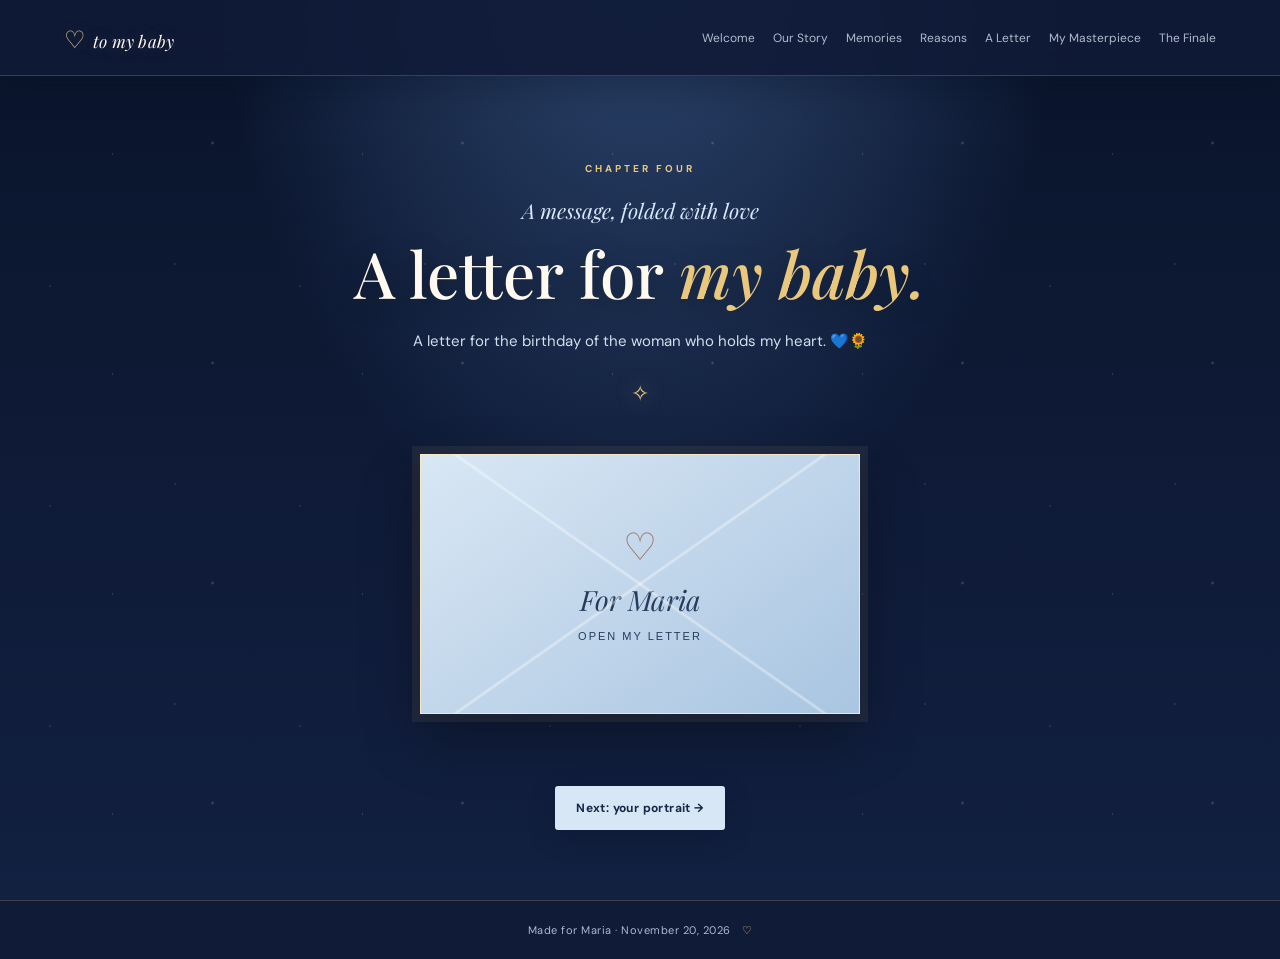
<file: letter.html>
<!DOCTYPE html><html lang="en"><head><meta charset="UTF-8"><meta name="viewport" content="width=device-width, initial-scale=1"><meta name="theme-color" content="#101b37"><title>A Letter From Me · To My Baby</title><style>
@import url('https://fonts.googleapis.com/css2?family=DM+Sans:wght@400;500;600;700&family=Playfair+Display:ital,wght@0,500;0,600;0,700;1,500;1,600&display=swap');
:root{--navy:#101b37;--blue:#8db8e4;--pale:#dceafa;--cream:#fff9ef;--gold:#e9c77d;--ink:#23324c;--muted:#6f7c91}
*{box-sizing:border-box}html{scroll-behavior:smooth}body{margin:0;background:linear-gradient(180deg,#101b37 0%,#172747 55%,#f4f0e9 55.1%,#f4f0e9 100%);color:var(--cream);font-family:'DM Sans',sans-serif;min-height:100vh}
a{color:inherit;text-decoration:none}.topbar{height:auto;min-height:76px;padding:16px 5vw;display:flex;align-items:center;justify-content:space-between;gap:24px;position:relative;z-index:5;border-bottom:1px solid #ffffff20;background:#101b37e8;backdrop-filter:blur(12px)}.brand{font-family:'Playfair Display',serif;font-size:24px;color:var(--gold);white-space:nowrap}.brand span{font-size:17px;color:var(--cream);font-style:italic}.nav{display:flex;gap:18px;flex-wrap:wrap;justify-content:flex-end}.nav a{font-size:12px;color:#d7e3f2;opacity:.8}.nav a:hover,.nav a.active{color:var(--gold);opacity:1}.menu-toggle{display:none;background:none;border:1px solid #ffffff55;color:white;border-radius:8px;padding:8px 12px}
.hero{max-width:1180px;margin:auto;padding:78px 6vw 86px;display:grid;grid-template-columns:1.1fr .9fr;gap:60px;align-items:center;min-height:620px}.eyebrow{font-size:10px;letter-spacing:3px;color:var(--gold);font-weight:700}.script{font-family:'Playfair Display',serif;font-style:italic;color:#d7e8fb;font-size:21px}.hero h1,.page-hero h1{font-family:'Playfair Display',serif;font-size:clamp(42px,6vw,76px);line-height:1.08;margin:14px 0 20px;font-weight:500}.hero h1 em,.page-hero h1 em{color:var(--gold);font-weight:500}.lead{font-size:15px;line-height:1.9;color:#d3dfed;max-width:580px}.button{display:inline-flex;align-items:center;gap:20px;margin-top:22px;padding:14px 21px;border-radius:3px;background:var(--gold);color:#1b2942;font-weight:700;font-size:12px;letter-spacing:.4px;box-shadow:0 8px 28px #0003;transition:.25s}.button:hover{transform:translateY(-3px);box-shadow:0 12px 32px #0005}.button.secondary{background:#d8e7f6;color:#172747}.hero-photo{position:relative;max-width:390px;margin:auto}.photo-frame{padding:12px;border:1px solid #e9c77d99;transform:rotate(2deg);background:#fff9ef12;box-shadow:0 25px 70px #0006}.photo-frame img{display:block;width:100%;height:460px;object-fit:cover;object-position:center 35%}.photo-note{position:absolute;bottom:-24px;right:-18px;background:var(--cream);color:var(--ink);padding:13px 22px;font-family:'Playfair Display',serif;font-style:italic;transform:rotate(-4deg)}.sparkle{position:absolute;color:var(--gold);font-size:35px}.s1{top:-28px;right:5px}.s2{bottom:40px;left:-32px}.intro-strip{background:#1b2c4b;border-top:1px solid #ffffff22;border-bottom:1px solid #ffffff22;display:flex;justify-content:center;align-items:center;gap:24px;padding:22px;text-align:center}.intro-strip p{font-family:'Playfair Display',serif;font-style:italic;font-size:19px}.sunflower{color:var(--gold);font-size:24px}.chapter-preview{background:#f4f0e9;color:var(--ink);padding:76px 6vw 90px}.section-heading{text-align:center;margin-bottom:36px}.section-heading h2,.closing-note h2{font-family:'Playfair Display',serif;font-size:36px;font-weight:500;margin:10px}.section-heading p:not(.eyebrow){color:var(--muted)}.chapter-grid{max-width:1050px;margin:auto;display:grid;grid-template-columns:repeat(3,1fr);gap:16px}.chapter-card{background:#fffdf8;border:1px solid #e4ded2;padding:26px;min-height:190px;transition:.25s}.chapter-card:hover{transform:translateY(-5px);box-shadow:0 15px 35px #24365316}.chapter-card span{font-size:11px;color:#b28d4d;letter-spacing:2px}.chapter-card h3{font-family:'Playfair Display',serif;font-size:24px;margin:18px 0 8px}.chapter-card p{color:var(--muted);font-size:13px;line-height:1.6}.chapter-card b{font-size:11px;color:#7c96b5}.closing-note{text-align:center;padding:65px 20px;color:var(--ink)}.closing-note .script{color:#8a6e42}.closing-note h2{max-width:650px;margin:10px auto}.closing-note p:last-child{color:var(--muted)}footer{text-align:center;background:#101b37;color:#aabbd0;padding:22px;font-size:11px;letter-spacing:.5px}footer span{color:var(--gold);margin-left:8px}
.page-hero{text-align:center;padding:76px 20px 46px;max-width:850px;margin:auto}.page-hero h1{font-size:clamp(42px,6vw,64px)}.page-hero .script{margin-bottom:10px}.narrow{max-width:640px;margin:0 auto}.timeline{max-width:800px;margin:20px auto 55px;padding:0 24px}.timeline-item{display:grid;grid-template-columns:50px 1fr;gap:22px;padding:25px 0;border-bottom:1px solid #ffffff25}.timeline-dot{width:42px;height:42px;border:1px solid var(--gold);border-radius:50%;display:grid;place-items:center;color:var(--gold)}.timeline-item h2{font-family:'Playfair Display',serif;font-weight:500;font-size:27px;margin:8px 0}.timeline-item p:not(.eyebrow){line-height:1.8;color:#d2deec}.editable-hint{font-size:12px!important;color:#9aabc0!important;font-style:italic}.center{text-align:center;margin:30px 0 70px}
.gallery{max-width:1050px;margin:0 auto 50px;padding:0 24px;display:grid;grid-template-columns:repeat(3,1fr);grid-auto-rows:220px;gap:16px}.gallery-item{margin:0;background:#fffaf1;color:var(--ink);padding:8px;box-shadow:0 12px 30px #0002;cursor:zoom-in;overflow:hidden}.gallery-item img{width:100%;height:calc(100% - 32px);object-fit:cover;display:block;transition:transform .5s}.gallery-item:hover img{transform:scale(1.04)}.gallery-item figcaption{font-family:'Playfair Display',serif;font-style:italic;font-size:13px;padding:7px 5px 0}.gallery-item.tall{grid-row:span 2}.gallery-item.wide{grid-column:span 2}.gallery-item.tall img{object-position:center 30%}.lightbox{display:none;position:fixed;inset:0;background:#080e1bed;z-index:20;align-items:center;justify-content:center;padding:40px}.lightbox.open{display:flex}.lightbox img{max-width:min(90vw,700px);max-height:85vh;object-fit:contain;box-shadow:0 20px 80px #000}.lightbox-close{position:absolute;right:28px;top:18px;background:none;border:0;color:white;font-size:40px;cursor:pointer}
.reason-grid{max-width:950px;margin:0 auto 45px;padding:0 24px;display:grid;grid-template-columns:repeat(3,1fr);gap:14px}.reason-card{background:#fffaf1;color:var(--ink);border:1px solid #e4ded2;padding:24px;text-align:left;min-height:175px;cursor:pointer;transition:.25s}.reason-card:hover{transform:translateY(-3px)}.reason-card span{display:block;color:#b58f4e;font-size:23px}.reason-card b{display:block;font-family:'Playfair Display',serif;font-size:20px;margin:14px 0 4px}.reason-card small{color:#8b96a4;font-size:10px;letter-spacing:1px;text-transform:uppercase}.reason-card p{display:none;color:#68758a;font-size:13px;line-height:1.7}.reason-card.open p{display:block}.reason-card.open small{display:none}
.envelope-wrap{max-width:760px;margin:0 auto 50px;padding:0 24px;text-align:center}.envelope{display:flex;flex-direction:column;align-items:center;justify-content:center;gap:12px;width:min(100%,440px);height:260px;margin:auto;background:linear-gradient(145deg,#d9e7f4,#a9c5e1);border:1px solid #fff;box-shadow:0 20px 50px #0004;color:#263c5d;cursor:pointer;position:relative}.envelope:before{content:"";position:absolute;inset:0;background:linear-gradient(35deg,transparent 49.5%,#ffffff70 50%,transparent 50.5%),linear-gradient(-35deg,transparent 49.5%,#ffffff70 50%,transparent 50.5%);pointer-events:none}.envelope-heart{font-size:38px;color:#a47768}.envelope-label{font-family:'Playfair Display',serif;font-size:28px;font-style:italic}.envelope-action{font-size:11px;letter-spacing:2px;text-transform:uppercase}.letter-paper{display:none;text-align:left;background:#fffaf0;color:#39445a;padding:clamp(25px,6vw,55px);margin:28px auto;max-width:650px;box-shadow:0 15px 40px #0003;font-family:'Playfair Display',serif;font-size:16px;line-height:2}.letter-paper.open{display:block;animation:rise .6s ease}.letter-paper .script{color:#8e754b}.letter-paper .editable-hint{font-family:'DM Sans',sans-serif}
.art-placeholder{max-width:700px;min-height:350px;margin:0 auto 25px;padding:20px;background:#fffaf0;color:var(--ink);border:12px solid #e8dfcc;outline:1px solid #d0b87e;outline-offset:-20px;display:grid;place-items:center;text-align:center}.art-inner{max-width:400px}.art-inner span{font-size:38px;color:#b58f4e}.art-inner h2{font-family:'Playfair Display',serif;font-size:30px;font-weight:500}.art-inner p{font-size:13px;line-height:1.8;color:#6f7c91}.art-inner code{background:#eee7d9;padding:2px 5px}.dedication{text-align:center;max-width:600px;margin:25px auto 55px;color:#e8d5ae}
.universe{max-width:780px;margin:0 auto 50px;min-height:300px;background:radial-gradient(ellipse at center,#243b65,#0c1429);border:1px solid #ffffff24;position:relative;display:grid;place-items:center;overflow:hidden}.constellation{width:80%;height:230px;position:relative}.star{position:absolute;background:none;border:0;color:#f6dda1;font-size:32px;text-shadow:0 0 18px #f4d88a;cursor:pointer;animation:twinkle 2s infinite alternate}.star:nth-child(1){left:12%;top:18%}.star:nth-child(2){left:48%;top:5%;animation-delay:.4s}.star:nth-child(3){right:12%;top:28%;animation-delay:.8s}.star:nth-child(4){left:30%;bottom:12%;animation-delay:1.2s}.star:nth-child(5){right:28%;bottom:5%;animation-delay:.6s}.star-message{position:absolute;bottom:12px;left:12px;right:12px;text-align:center;color:#e8d8b7;font-family:'Playfair Display',serif;font-style:italic}.video-box{max-width:700px;margin:0 auto 45px;padding:32px;text-align:center;background:#fffaf1;color:var(--ink)}.video-box h2{font-family:'Playfair Display',serif;font-size:30px;font-weight:500}.video-box p{color:#758196;font-size:13px}.video-placeholder{height:220px;background:#e8edf3;display:grid;place-items:center;color:#71849e;font-family:'Playfair Display',serif;font-style:italic}.stars{position:fixed;inset:0;pointer-events:none;opacity:.3;background-image:radial-gradient(1px 1px at 20% 30%,#fff,transparent),radial-gradient(1px 1px at 70% 20%,#fff,transparent),radial-gradient(1px 1px at 45% 70%,#fff,transparent),radial-gradient(2px 2px at 85% 65%,#e9c77d,transparent);background-size:250px 220px;z-index:0}main,header,footer{position:relative;z-index:1}.reveal{opacity:0;transform:translateY(18px);animation:rise .9s forwards}.hero-photo{animation-delay:.2s}
@keyframes rise{to{opacity:1;transform:translateY(0)}}@keyframes twinkle{from{opacity:.55;transform:scale(.9)}to{opacity:1;transform:scale(1.15)}}
@media(max-width:850px){.topbar{flex-wrap:wrap}.menu-toggle{display:block}.nav{display:none;width:100%;justify-content:flex-start;padding:10px 0}.nav.open{display:flex}.hero{grid-template-columns:1fr;gap:45px;padding-top:55px;text-align:center}.hero-copy .lead{margin:auto}.hero-photo{width:min(78%,350px)}.photo-frame img{height:400px}.chapter-grid{grid-template-columns:repeat(2,1fr)}.gallery{grid-template-columns:repeat(2,1fr)}.reason-grid{grid-template-columns:repeat(2,1fr)}}
@media(max-width:520px){.nav{gap:13px}.nav a{font-size:11px}.hero{padding:48px 23px 65px}.hero h1{font-size:47px}.photo-frame img{height:370px}.intro-strip{gap:10px}.intro-strip p{font-size:16px}.chapter-preview{padding:55px 20px}.chapter-grid{grid-template-columns:1fr}.chapter-card{min-height:150px}.page-hero{padding:55px 22px 35px}.gallery{grid-template-columns:repeat(2,1fr);grid-auto-rows:175px;padding:0 14px;gap:10px}.gallery-item.wide{grid-column:span 2}.gallery-item figcaption{font-size:11px}.reason-grid{grid-template-columns:1fr 1fr;padding:0 14px;gap:9px}.reason-card{padding:16px;min-height:160px}.reason-card b{font-size:17px}.timeline{padding:0 18px}.letter-paper{font-size:15px}.universe{margin-left:14px;margin-right:14px}.video-box{margin-left:14px;margin-right:14px;padding:22px}}


/* CINEMATIC STORYBOOK POLISH */
:root{--gold-bright:#f5d995;--blue-glow:#8db8e4}
body{background:radial-gradient(ellipse at 50% -15%,#314d78 0%,transparent 48%),linear-gradient(180deg,#0a142b 0%,#172747 55%,#f4f0e9 55.1%,#f4f0e9 100%);background-attachment:fixed}
.topbar{box-shadow:0 8px 35px #050b1c55;border-bottom:1px solid #e9c77d35}
.brand{letter-spacing:.3px;text-shadow:0 0 18px #e9c77d40}
.nav a{position:relative;padding:7px 0;transition:color .25s}
.nav a:after{content:"";position:absolute;left:0;right:100%;bottom:0;height:1px;background:var(--gold);transition:right .25s}
.nav a:hover:after,.nav a.active:after{right:0}
.hero{position:relative}
.hero:before{content:"";position:absolute;width:440px;height:440px;border:1px solid #e9c77d18;border-radius:50%;right:8%;top:12%;box-shadow:0 0 0 24px #e9c77d08,0 0 0 48px #e9c77d05;pointer-events:none}
.hero h1,.page-hero h1{text-shadow:0 5px 28px #0005}
.hero-photo{filter:drop-shadow(0 25px 45px #0006)}
.photo-frame{border:1px solid #e9c77d;box-shadow:0 0 0 7px #e9c77d12,0 25px 70px #0008;position:relative}
.photo-frame:after{content:"";position:absolute;inset:5px;border:1px solid #fff5;pointer-events:none}
.button{position:relative;overflow:hidden;isolation:isolate}
.button:before{content:"";position:absolute;top:-80%;left:-45%;width:35%;height:260%;background:#fff8;transform:rotate(25deg);transition:left .65s;z-index:-1}
.button:hover:before{left:130%}
.intro-strip{background:linear-gradient(90deg,#172747,#263d62,#172747);position:relative;overflow:hidden}
.intro-strip:before,.intro-strip:after{content:"✧";position:absolute;color:#e9c77d66;font-size:70px;top:-16px}
.intro-strip:before{left:5%}.intro-strip:after{right:5%}
.chapter-card{position:relative;overflow:hidden;border-color:#d9cfbd}
.chapter-card:after{content:"";position:absolute;width:90px;height:90px;border:1px solid #c7a96c33;border-radius:50%;right:-42px;bottom:-42px;transition:transform .5s}
.chapter-card:hover:after{transform:scale(2.2)}
.chapter-card b{display:inline-block;margin-top:5px}
.page-hero{position:relative}
.page-hero:after{content:"✧";display:block;color:#e9c77d;font-size:22px;margin-top:23px;text-shadow:0 0 20px #e9c77d88}
.gallery-item{transition:transform .3s,box-shadow .3s}
.gallery-item:nth-child(odd){transform:rotate(-.7deg)}.gallery-item:nth-child(even){transform:rotate(.7deg)}
.gallery-item:hover{transform:translateY(-5px) rotate(0);box-shadow:0 20px 45px #0004;z-index:2}
.reason-card{position:relative;overflow:hidden;box-shadow:0 8px 24px #1727470a}
.reason-card:after{content:"♡";position:absolute;right:14px;top:9px;color:#c9a96e30;font-size:48px;font-family:serif}
.reason-card.open{background:#f5eddf;border-color:#c8a96d;box-shadow:0 12px 30px #17274718}
.envelope{border:1px solid #f7e8c5;box-shadow:0 0 0 8px #e9c77d12,0 25px 55px #0005;transition:transform .35s}
.envelope:hover{transform:translateY(-5px) rotate(-1deg)}
.envelope-heart{animation:heartbeat 1.8s infinite}
.letter-paper{border:1px solid #d7c69f;outline:1px solid #d7c69f;outline-offset:7px}
.art-placeholder{box-shadow:0 20px 50px #0004;position:relative}
.art-placeholder:before,.art-placeholder:after{content:"✧";position:absolute;color:#b58f4e;font-size:25px}
.art-placeholder:before{top:12px;left:18px}.art-placeholder:after{bottom:12px;right:18px}
.universe{box-shadow:0 0 0 8px #e9c77d12,0 20px 55px #0006}
.star{transition:transform .2s,color .2s}.star:hover{transform:scale(1.45)}
footer{border-top:1px solid #e9c77d35}
.petal-field{position:fixed;inset:0;pointer-events:none;overflow:hidden;z-index:0;opacity:.22}
.petal-field i{position:absolute;top:-10%;font-style:normal;color:#f3d99e;animation:petalFall 18s linear infinite}
.petal-field i:nth-child(1){left:8%;font-size:15px;animation-delay:-3s}
.petal-field i:nth-child(2){left:28%;font-size:12px;animation-delay:-11s}
.petal-field i:nth-child(3){left:52%;font-size:18px;animation-delay:-6s}
.petal-field i:nth-child(4){left:74%;font-size:13px;animation-delay:-15s}
.petal-field i:nth-child(5){left:91%;font-size:17px;animation-delay:-8s}
.petal-field i:nth-child(6){left:40%;font-size:10px;animation-delay:-17s}
.opening-screen{position:fixed;inset:0;z-index:50;display:grid;place-items:center;text-align:center;background:radial-gradient(ellipse at 50% 40%,#243d67 0%,#101b37 55%,#080f22 100%);padding:25px;transition:opacity 1s,visibility 1s}
.opening-screen.leaving{opacity:0;visibility:hidden}
.opening-glow{position:absolute;width:min(75vw,550px);aspect-ratio:1;border:1px solid #e9c77d38;border-radius:50%;box-shadow:0 0 0 18px #e9c77d0b,0 0 0 42px #e9c77d08,0 0 100px #8db8e433;animation:slowPulse 5s ease-in-out infinite}
.opening-content{position:relative;max-width:600px;animation:rise 1s both}
.opening-content h1{font-family:'Playfair Display',serif;font-size:clamp(48px,8vw,82px);line-height:1.05;font-weight:500;margin:12px 0 20px}
.opening-content h1 em{color:var(--gold);font-weight:500}
.opening-content p:not(.eyebrow){color:#d8e4f2;line-height:1.8;font-family:'Playfair Display',serif;font-style:italic;font-size:18px}
.opening-flower{font-size:45px;color:var(--gold);text-shadow:0 0 30px #e9c77d88;animation:slowPulse 3s infinite}
.opening-content small{display:block;margin-top:28px;letter-spacing:3px;color:#aebed2;font-size:9px}
.opening-button{border:0;cursor:pointer;font-family:inherit}
@keyframes petalFall{0%{transform:translate3d(0,-10vh,0) rotate(0);opacity:0}10%{opacity:1}90%{opacity:.8}100%{transform:translate3d(45px,115vh,0) rotate(420deg);opacity:0}}
@keyframes slowPulse{0%,100%{transform:scale(.97);opacity:.65}50%{transform:scale(1.04);opacity:1}}
@keyframes heartbeat{0%,100%{transform:scale(1)}15%{transform:scale(1.14)}30%{transform:scale(1)}45%{transform:scale(1.08)}}
@media(prefers-reduced-motion:reduce){*,*:before,*:after{animation-duration:.01ms!important;animation-iteration-count:1!important;scroll-behavior:auto!important;transition-duration:.01ms!important}}

/* LEGIBILITY FIX: inner pages stay dark navy; only the home page's chapter + closing sections are cream */
body{background:radial-gradient(ellipse at 50% -15%,#314d78 0%,transparent 48%),linear-gradient(180deg,#0a142b 0%,#122041 55%,#172747 100%);background-attachment:fixed}
.closing-note{color:var(--cream)}
.closing-note .script{color:#e8d5ae}
.closing-note p:last-child{color:#c5d3e5}
.chapter-preview~.closing-note{background:#f4f0e9;color:var(--ink)}
.chapter-preview~.closing-note .script{color:#8a6e42}
.chapter-preview~.closing-note p:last-child{color:var(--muted)}
.chapter-card{display:block}
.button:focus-visible,.nav a:focus-visible,.reason-card:focus-visible,.star:focus-visible,.envelope:focus-visible,.chapter-card:focus-visible{outline:2px solid var(--gold-bright);outline-offset:4px}
html{background-color:#122041}
body{background-color:#122041;background-repeat:no-repeat;background-size:100% 100vh}
@supports (-webkit-touch-callout:none){body{background-attachment:scroll}}
.gallery{grid-auto-flow:dense}
@media(min-width:851px){.gallery-item:nth-child(6){grid-column:1}.gallery-item:nth-child(8){grid-column:span 1}}
@media(min-width:851px){.gallery-item.wide{grid-column:span 3;grid-row:span 1}.gallery{grid-auto-rows:220px}.gallery-item.wide img{object-position:center 60%}}
body{background-image:radial-gradient(ellipse at 50% -15%,#314d78 0%,transparent 48%),linear-gradient(180deg,#0a142b 0%,#122041 100%)}
</style><style>
.letter-paper{max-width:700px}
.letter-paper p{margin:0 0 1.15em}
.letter-paper .script{font-size:22px}
.letter-paper .big-line{margin:1.8em 0;padding:1.2em 0;border-top:1px solid #d7c69f;border-bottom:1px solid #d7c69f;font-style:italic;color:#4a3f2a}
.letter-paper .sign-off{margin:1.6em 0 .2em}
.letter-paper .signature{font-weight:700;font-size:20px;color:#39445a}
</style></head><body><div class="stars" aria-hidden="true"></div>
<header class="topbar"><a class="brand" href="index.html">♡ <span>to my baby</span></a><button class="menu-toggle" aria-label="Open navigation" aria-expanded="false">☰</button><nav class="nav"><a href="index.html">Welcome</a><a href="story.html">Our Story</a><a href="memories.html">Memories</a><a href="reasons.html">Reasons</a><a href="letter.html">A Letter</a><a href="masterpiece.html">My Masterpiece</a><a href="finale.html">The Finale</a></nav></header><main><section class="page-hero"><p class="eyebrow">CHAPTER FOUR</p><p class="script">A message, folded with love</p><h1>A letter for <em>my baby.</em></h1><p class="lead narrow">A letter for the birthday of the woman who holds my heart. 💙🌻</p></section>
<section class="envelope-wrap"><button class="envelope" aria-expanded="false"><span class="envelope-heart">♡</span><span class="envelope-label">For Maria</span><span class="envelope-action">Open my letter</span></button><article class="letter-paper">
<p class="script">My dearest Maria,</p>
<p>If I were given an eternity to write about you, I fear even that would not be enough. For how could a mere collection of words ever capture someone as wonderful as you? How could ink possibly describe the warmth you bring into my life, the happiness you give me, or the countless reasons I find myself falling in love with you over and over again?</p>
<p>Today, the world celebrates the day you were born. But if I may be selfish for just a moment, I would like to celebrate something else: the extraordinary privilege of being alive in the same lifetime as you.</p>
<p>Happy birthday, my love.</p>
<p>Sometimes, I find myself thinking about how our story began. Two strangers, living their own separate lives, having absolutely no idea that somewhere along the way, they would become such an important part of each other's worlds.</p>
<p>Who would have thought that a simple dating app called Litmatch would lead me to someone I would eventually hold so close to my heart? Of all the conversations I could have started, all the people I could have met, and all the paths I could have taken, somehow, I found you.</p>
<p>And I wouldn't trade that moment for anything.</p>
<p>I still think about that late night when we first exchanged those three little words. When I told you I loved you, and you said it back. It might have seemed like a simple exchange of messages on a screen, but to me, it became something I would carry in my heart for a very long time.</p>
<p>I wish I could go back to that very moment, just to tell the younger version of myself that the girl on the other side of that screen would one day become someone so precious to him.</p>
<p>That he would miss her, worry about her, laugh with her, dream about a future with her, and find himself writing an entire letter just to remind her how much she means to him.</p>
<p>And if I could relive that night a thousand times, I would still choose to say those words.</p>
<p>I love you, Maria.</p>
<p>And I hope you never grow tired of hearing me say that.</p>
<p>I love you not only for the beautiful person you are, but for the little things that make you <em>you</em>. Your laughter, your smile, your personality, your imperfections, your dreams, and even the things you might sometimes struggle to love about yourself.</p>
<p>I wish you could see yourself through my eyes, even for just a moment. Perhaps then you would understand why I consider myself so fortunate. Perhaps you would finally understand why, even on an ordinary day, the thought of you is enough to make my heart feel a little fuller.</p>
<p>You do not have to be perfect to be loved by me. You do not have to have everything figured out. You do not have to pretend to be strong when you're tired, nor hide your sadness when life becomes difficult.</p>
<p>You are allowed to have bad days. You are allowed to make mistakes. You are allowed to rest.</p>
<p>And through all of it, I hope you remember that you deserve kindness, patience, understanding, and a love that never makes you question your worth.</p>
<p>I know life isn't always easy. I know there are days when school becomes exhausting, responsibilities become overwhelming, and the world seems to demand more from you than you can give. But Maria, please don't ever think that you are falling behind simply because you need time to breathe.</p>
<p>You are growing, learning, and becoming the person you are meant to be. And I am so incredibly proud of you.</p>
<p>I want you to know that you never have to earn my admiration by accomplishing something extraordinary. I am already proud of you simply for continuing, even on the days when continuing is difficult.</p>
<p>I want to be there for your victories, no matter how small they may seem. I want to celebrate every achievement, listen to every story, and comfort you when things don't go as planned.</p>
<p>I want to be someone you can come home to emotionally, someone you can speak to without fear of being judged, someone who listens not just to respond, but because what you have to say genuinely matters to me.</p>
<p>And I want to keep learning how to love you properly.</p>
<p>I know that loving someone is not simply about saying beautiful words. It is about the little things we do when nobody is watching. It is about patience when misunderstandings happen, listening when the other person needs to be heard, and understanding that love requires effort even on the days when things aren't easy.</p>
<p>I know I am not perfect. There will be times when I make mistakes, when I fail to understand something, or when I don't express myself as well as I should. But I don't want to use my imperfections as an excuse to stop growing.</p>
<p>I want to become a better man, not because I believe I must be perfect to deserve you, but because I want to give you the kind of love that makes you feel safe, appreciated, respected, and cherished.</p>
<p>I want my presence to bring you peace, not pressure. I want you to feel that you can be yourself around me, without having to pretend to be someone else.</p>
<p>And now, my love, there is something I want to tell you about the future.</p>
<p>I dream of marrying you someday.</p>
<p>I dream of a day when I won't have to say goodnight through a screen, when I can look into your eyes and tell you how much I love you without a distance separating us. I dream of the day I can hold your hand, stand beside you, and promise you my love in front of the people who matter to us.</p>
<p>I dream of calling you my wife.</p>
<p>Perhaps we'll look back at this letter years from now. Perhaps we'll laugh at how young we were, how nervous we might have been, and how everything began with a simple conversation on Litmatch.</p>
<p>Maybe we'll be sitting beside each other, reading these words again, and I'll turn to you with the biggest smile because the future I once wrote about has finally become our present.</p>
<p>I want to experience the ordinary things with you, too. Waking up knowing you're beside me, sharing meals, making silly jokes, going on little adventures, and finding happiness in the simplest moments.</p>
<p>I don't need a perfect life. I don't need a life without difficulties. I simply hope that whatever life brings us, we continue to face it with love, understanding, and the willingness to choose each other.</p>
<p>I cannot promise that every day will be beautiful. But I can promise that I will keep learning, keep growing, and keep doing my best to love you in ways that you can actually feel.</p>
<p>I want to grow old with you, Maria. I want to see all the versions of you that time will bring. The dreams you'll accomplish, the person you'll become, the places you'll visit, and the happiness you'll discover along the way.</p>
<p>And if life allows me that privilege, I want to be there through every chapter.</p>
<p>If I could give you one gift that would last beyond today, it would be the ability to see just how much your existence matters.</p>
<p>You are more than your achievements, more than your responsibilities, and more than the expectations placed upon you.</p>
<p>You are Maria.</p>
<p>And that alone is something worth celebrating.</p>
<p>So, on your birthday, my love, I wish you happiness that doesn't disappear when the candles are blown out. I wish you courage when life becomes difficult, opportunities that bring you closer to your dreams, and countless reasons to smile even on the most ordinary days.</p>
<p>I wish you a lifetime of discovering how wonderful you truly are.</p>
<p>Thank you for being born.</p>
<p>Thank you for finding your way into my life.</p>
<p>Thank you for that first conversation, that first confession of love, and every little memory that has brought us to this moment.</p>
<p>And most importantly, thank you for being you.</p>
<p>Out of all the people I could have met, all the stories I could have lived, and all the paths my life could have taken, I am endlessly grateful that one of them led me to you.</p>
<p>If I could ask the universe for one more beautiful thing, it would be that I get to witness many more of your birthdays. Not just as someone who sends you a letter, but as someone who gets to stand beside you, celebrate you, and remind you in person how extraordinary you are.</p>
<p>Happy birthday, my beautiful Maria.</p>
<p>May the world be as gentle with you as I wish I could be every single day. May your heart never forget how deserving you are of happiness. And may every year ahead remind you that your story is still being written, with so many beautiful chapters yet to come.</p>
<p>And if someday, many years from now, you ever wonder whether the boy who wrote this letter truly meant every word, I hope you will look at the life we've built and find your answer there.</p>
<p>Because I don't just want to write about loving you.</p>
<p>I want to spend my life showing you.</p>
<p class="big-line"><strong>I loved you when you were a stranger on the other side of a screen. I love you now, as the woman who holds my heart. And if I am fortunate enough to have all the tomorrows I dream of, I will love you in every single one of them.</strong></p>
<p>Forever your admirer, your biggest supporter, your future husband, and the boy who will always be grateful that he met you.</p>
<p class="script sign-off">With all the love my heart can hold,</p>
<p class="signature"><strong>Your Daddy(Andrei).</strong> 💙🌻</p>
</article></section>
<p class="center"><a class="button secondary" href="masterpiece.html">Next: your portrait →</a></p></main><footer>Made for Maria · November 20, 2026 <span>♡</span></footer><script>
const toggle = document.querySelector('.menu-toggle');
const nav = document.querySelector('.nav');
if (toggle && nav) toggle.addEventListener('click', () => {
  const open = nav.classList.toggle('open');
  toggle.setAttribute('aria-expanded', String(open));
});
document.querySelectorAll('.reason-card').forEach(card => {
  card.addEventListener('click', () => card.classList.toggle('open'));
});
const envelope = document.querySelector('.envelope');
const letter = document.querySelector('.letter-paper');
if (envelope && letter) envelope.addEventListener('click', () => {
  const opened = letter.classList.toggle('open');
  envelope.setAttribute('aria-expanded', String(opened));
  envelope.querySelector('.envelope-action').textContent = opened ? 'Your letter is open ♡' : 'Open my letter';
  if (opened) letter.scrollIntoView({behavior:'smooth', block:'start'});
});
const lightbox = document.querySelector('.lightbox');
if (lightbox) {
  document.querySelectorAll('.gallery-item img').forEach(img => img.addEventListener('click', () => {
    lightbox.querySelector('img').src = img.src;
    lightbox.querySelector('img').alt = img.alt;
    lightbox.classList.add('open');
  }));
  lightbox.querySelector('.lightbox-close').addEventListener('click', () => lightbox.classList.remove('open'));
  lightbox.addEventListener('click', e => { if (e.target === lightbox) lightbox.classList.remove('open'); });
  document.addEventListener('keydown', e => { if (e.key === 'Escape') lightbox.classList.remove('open'); });
}
document.querySelectorAll('.star').forEach(star => star.addEventListener('click', () => {
  document.querySelector('.star-message').textContent = star.dataset.message;
  star.style.color = '#fff';
  star.style.textShadow = '0 0 25px #fff, 0 0 45px #f4d88a';
}));

const enterButton = document.getElementById('enterWorld');
const openingScreen = document.getElementById('openingScreen');
if (enterButton && openingScreen) {
  enterButton.addEventListener('click', () => {
    openingScreen.classList.add('leaving');
    window.setTimeout(() => openingScreen.remove(), 1100);
  });
}
</script></body></html>
</file>
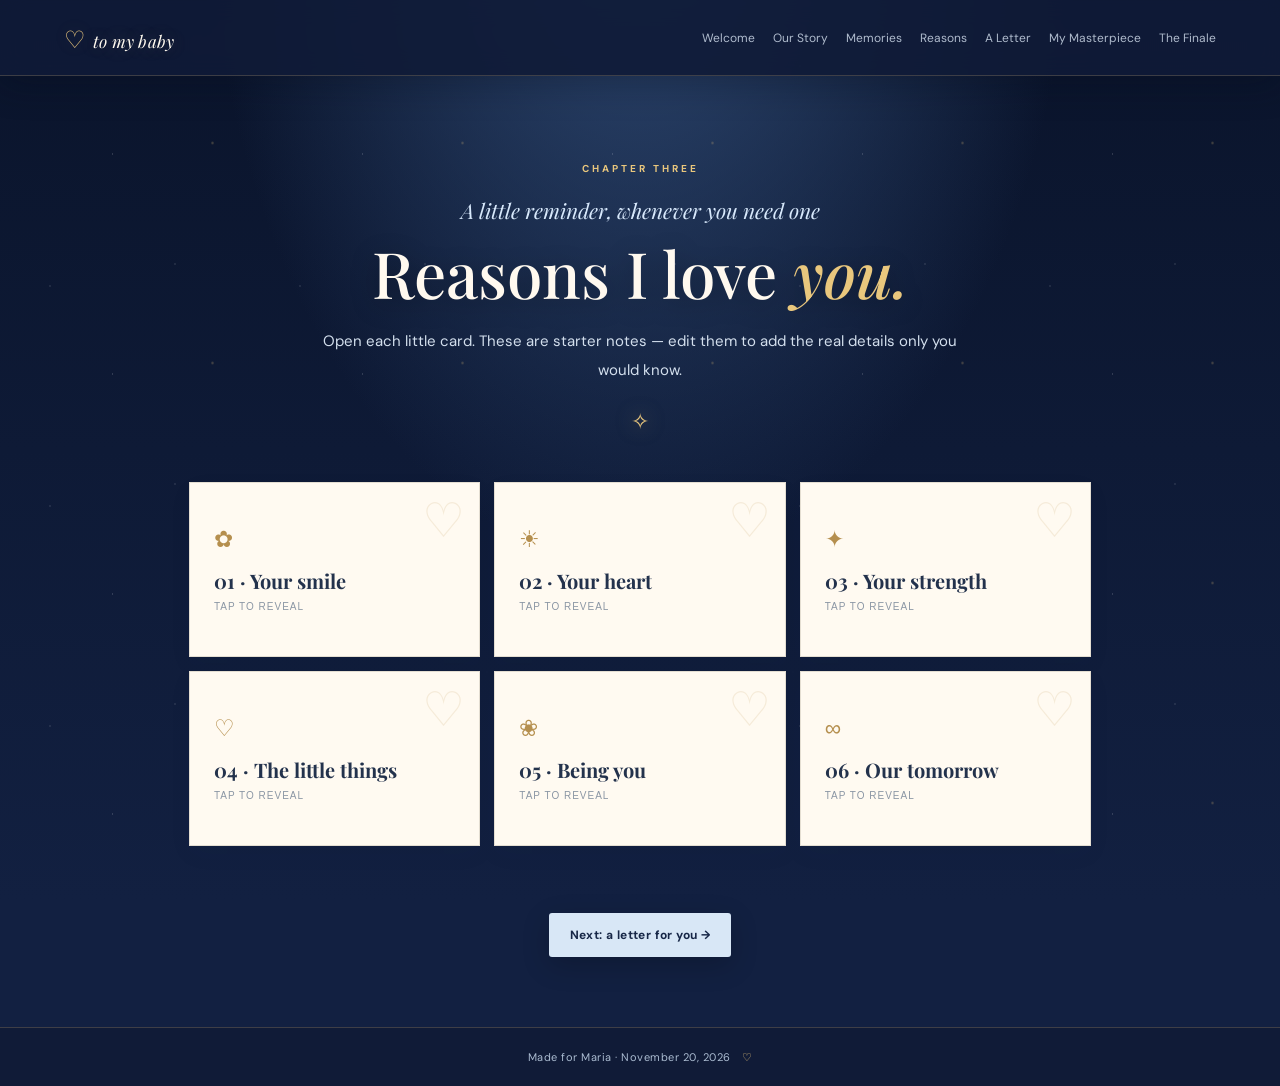
<file: reasons.html>
<!DOCTYPE html><html lang="en"><head><meta charset="UTF-8"><meta name="viewport" content="width=device-width, initial-scale=1"><meta name="theme-color" content="#101b37"><title>A Thousand Reasons · To My Baby</title><style>
@import url('https://fonts.googleapis.com/css2?family=DM+Sans:wght@400;500;600;700&family=Playfair+Display:ital,wght@0,500;0,600;0,700;1,500;1,600&display=swap');
:root{--navy:#101b37;--blue:#8db8e4;--pale:#dceafa;--cream:#fff9ef;--gold:#e9c77d;--ink:#23324c;--muted:#6f7c91}
*{box-sizing:border-box}html{scroll-behavior:smooth}body{margin:0;background:linear-gradient(180deg,#101b37 0%,#172747 55%,#f4f0e9 55.1%,#f4f0e9 100%);color:var(--cream);font-family:'DM Sans',sans-serif;min-height:100vh}
a{color:inherit;text-decoration:none}.topbar{height:auto;min-height:76px;padding:16px 5vw;display:flex;align-items:center;justify-content:space-between;gap:24px;position:relative;z-index:5;border-bottom:1px solid #ffffff20;background:#101b37e8;backdrop-filter:blur(12px)}.brand{font-family:'Playfair Display',serif;font-size:24px;color:var(--gold);white-space:nowrap}.brand span{font-size:17px;color:var(--cream);font-style:italic}.nav{display:flex;gap:18px;flex-wrap:wrap;justify-content:flex-end}.nav a{font-size:12px;color:#d7e3f2;opacity:.8}.nav a:hover,.nav a.active{color:var(--gold);opacity:1}.menu-toggle{display:none;background:none;border:1px solid #ffffff55;color:white;border-radius:8px;padding:8px 12px}
.hero{max-width:1180px;margin:auto;padding:78px 6vw 86px;display:grid;grid-template-columns:1.1fr .9fr;gap:60px;align-items:center;min-height:620px}.eyebrow{font-size:10px;letter-spacing:3px;color:var(--gold);font-weight:700}.script{font-family:'Playfair Display',serif;font-style:italic;color:#d7e8fb;font-size:21px}.hero h1,.page-hero h1{font-family:'Playfair Display',serif;font-size:clamp(42px,6vw,76px);line-height:1.08;margin:14px 0 20px;font-weight:500}.hero h1 em,.page-hero h1 em{color:var(--gold);font-weight:500}.lead{font-size:15px;line-height:1.9;color:#d3dfed;max-width:580px}.button{display:inline-flex;align-items:center;gap:20px;margin-top:22px;padding:14px 21px;border-radius:3px;background:var(--gold);color:#1b2942;font-weight:700;font-size:12px;letter-spacing:.4px;box-shadow:0 8px 28px #0003;transition:.25s}.button:hover{transform:translateY(-3px);box-shadow:0 12px 32px #0005}.button.secondary{background:#d8e7f6;color:#172747}.hero-photo{position:relative;max-width:390px;margin:auto}.photo-frame{padding:12px;border:1px solid #e9c77d99;transform:rotate(2deg);background:#fff9ef12;box-shadow:0 25px 70px #0006}.photo-frame img{display:block;width:100%;height:460px;object-fit:cover;object-position:center 35%}.photo-note{position:absolute;bottom:-24px;right:-18px;background:var(--cream);color:var(--ink);padding:13px 22px;font-family:'Playfair Display',serif;font-style:italic;transform:rotate(-4deg)}.sparkle{position:absolute;color:var(--gold);font-size:35px}.s1{top:-28px;right:5px}.s2{bottom:40px;left:-32px}.intro-strip{background:#1b2c4b;border-top:1px solid #ffffff22;border-bottom:1px solid #ffffff22;display:flex;justify-content:center;align-items:center;gap:24px;padding:22px;text-align:center}.intro-strip p{font-family:'Playfair Display',serif;font-style:italic;font-size:19px}.sunflower{color:var(--gold);font-size:24px}.chapter-preview{background:#f4f0e9;color:var(--ink);padding:76px 6vw 90px}.section-heading{text-align:center;margin-bottom:36px}.section-heading h2,.closing-note h2{font-family:'Playfair Display',serif;font-size:36px;font-weight:500;margin:10px}.section-heading p:not(.eyebrow){color:var(--muted)}.chapter-grid{max-width:1050px;margin:auto;display:grid;grid-template-columns:repeat(3,1fr);gap:16px}.chapter-card{background:#fffdf8;border:1px solid #e4ded2;padding:26px;min-height:190px;transition:.25s}.chapter-card:hover{transform:translateY(-5px);box-shadow:0 15px 35px #24365316}.chapter-card span{font-size:11px;color:#b28d4d;letter-spacing:2px}.chapter-card h3{font-family:'Playfair Display',serif;font-size:24px;margin:18px 0 8px}.chapter-card p{color:var(--muted);font-size:13px;line-height:1.6}.chapter-card b{font-size:11px;color:#7c96b5}.closing-note{text-align:center;padding:65px 20px;color:var(--ink)}.closing-note .script{color:#8a6e42}.closing-note h2{max-width:650px;margin:10px auto}.closing-note p:last-child{color:var(--muted)}footer{text-align:center;background:#101b37;color:#aabbd0;padding:22px;font-size:11px;letter-spacing:.5px}footer span{color:var(--gold);margin-left:8px}
.page-hero{text-align:center;padding:76px 20px 46px;max-width:850px;margin:auto}.page-hero h1{font-size:clamp(42px,6vw,64px)}.page-hero .script{margin-bottom:10px}.narrow{max-width:640px;margin:0 auto}.timeline{max-width:800px;margin:20px auto 55px;padding:0 24px}.timeline-item{display:grid;grid-template-columns:50px 1fr;gap:22px;padding:25px 0;border-bottom:1px solid #ffffff25}.timeline-dot{width:42px;height:42px;border:1px solid var(--gold);border-radius:50%;display:grid;place-items:center;color:var(--gold)}.timeline-item h2{font-family:'Playfair Display',serif;font-weight:500;font-size:27px;margin:8px 0}.timeline-item p:not(.eyebrow){line-height:1.8;color:#d2deec}.editable-hint{font-size:12px!important;color:#9aabc0!important;font-style:italic}.center{text-align:center;margin:30px 0 70px}
.gallery{max-width:1050px;margin:0 auto 50px;padding:0 24px;display:grid;grid-template-columns:repeat(3,1fr);grid-auto-rows:220px;gap:16px}.gallery-item{margin:0;background:#fffaf1;color:var(--ink);padding:8px;box-shadow:0 12px 30px #0002;cursor:zoom-in;overflow:hidden}.gallery-item img{width:100%;height:calc(100% - 32px);object-fit:cover;display:block;transition:transform .5s}.gallery-item:hover img{transform:scale(1.04)}.gallery-item figcaption{font-family:'Playfair Display',serif;font-style:italic;font-size:13px;padding:7px 5px 0}.gallery-item.tall{grid-row:span 2}.gallery-item.wide{grid-column:span 2}.gallery-item.tall img{object-position:center 30%}.lightbox{display:none;position:fixed;inset:0;background:#080e1bed;z-index:20;align-items:center;justify-content:center;padding:40px}.lightbox.open{display:flex}.lightbox img{max-width:min(90vw,700px);max-height:85vh;object-fit:contain;box-shadow:0 20px 80px #000}.lightbox-close{position:absolute;right:28px;top:18px;background:none;border:0;color:white;font-size:40px;cursor:pointer}
.reason-grid{max-width:950px;margin:0 auto 45px;padding:0 24px;display:grid;grid-template-columns:repeat(3,1fr);gap:14px}.reason-card{background:#fffaf1;color:var(--ink);border:1px solid #e4ded2;padding:24px;text-align:left;min-height:175px;cursor:pointer;transition:.25s}.reason-card:hover{transform:translateY(-3px)}.reason-card span{display:block;color:#b58f4e;font-size:23px}.reason-card b{display:block;font-family:'Playfair Display',serif;font-size:20px;margin:14px 0 4px}.reason-card small{color:#8b96a4;font-size:10px;letter-spacing:1px;text-transform:uppercase}.reason-card p{display:none;color:#68758a;font-size:13px;line-height:1.7}.reason-card.open p{display:block}.reason-card.open small{display:none}
.envelope-wrap{max-width:760px;margin:0 auto 50px;padding:0 24px;text-align:center}.envelope{display:flex;flex-direction:column;align-items:center;justify-content:center;gap:12px;width:min(100%,440px);height:260px;margin:auto;background:linear-gradient(145deg,#d9e7f4,#a9c5e1);border:1px solid #fff;box-shadow:0 20px 50px #0004;color:#263c5d;cursor:pointer;position:relative}.envelope:before{content:"";position:absolute;inset:0;background:linear-gradient(35deg,transparent 49.5%,#ffffff70 50%,transparent 50.5%),linear-gradient(-35deg,transparent 49.5%,#ffffff70 50%,transparent 50.5%);pointer-events:none}.envelope-heart{font-size:38px;color:#a47768}.envelope-label{font-family:'Playfair Display',serif;font-size:28px;font-style:italic}.envelope-action{font-size:11px;letter-spacing:2px;text-transform:uppercase}.letter-paper{display:none;text-align:left;background:#fffaf0;color:#39445a;padding:clamp(25px,6vw,55px);margin:28px auto;max-width:650px;box-shadow:0 15px 40px #0003;font-family:'Playfair Display',serif;font-size:16px;line-height:2}.letter-paper.open{display:block;animation:rise .6s ease}.letter-paper .script{color:#8e754b}.letter-paper .editable-hint{font-family:'DM Sans',sans-serif}
.art-placeholder{max-width:700px;min-height:350px;margin:0 auto 25px;padding:20px;background:#fffaf0;color:var(--ink);border:12px solid #e8dfcc;outline:1px solid #d0b87e;outline-offset:-20px;display:grid;place-items:center;text-align:center}.art-inner{max-width:400px}.art-inner span{font-size:38px;color:#b58f4e}.art-inner h2{font-family:'Playfair Display',serif;font-size:30px;font-weight:500}.art-inner p{font-size:13px;line-height:1.8;color:#6f7c91}.art-inner code{background:#eee7d9;padding:2px 5px}.dedication{text-align:center;max-width:600px;margin:25px auto 55px;color:#e8d5ae}
.universe{max-width:780px;margin:0 auto 50px;min-height:300px;background:radial-gradient(ellipse at center,#243b65,#0c1429);border:1px solid #ffffff24;position:relative;display:grid;place-items:center;overflow:hidden}.constellation{width:80%;height:230px;position:relative}.star{position:absolute;background:none;border:0;color:#f6dda1;font-size:32px;text-shadow:0 0 18px #f4d88a;cursor:pointer;animation:twinkle 2s infinite alternate}.star:nth-child(1){left:12%;top:18%}.star:nth-child(2){left:48%;top:5%;animation-delay:.4s}.star:nth-child(3){right:12%;top:28%;animation-delay:.8s}.star:nth-child(4){left:30%;bottom:12%;animation-delay:1.2s}.star:nth-child(5){right:28%;bottom:5%;animation-delay:.6s}.star-message{position:absolute;bottom:12px;left:12px;right:12px;text-align:center;color:#e8d8b7;font-family:'Playfair Display',serif;font-style:italic}.video-box{max-width:700px;margin:0 auto 45px;padding:32px;text-align:center;background:#fffaf1;color:var(--ink)}.video-box h2{font-family:'Playfair Display',serif;font-size:30px;font-weight:500}.video-box p{color:#758196;font-size:13px}.video-placeholder{height:220px;background:#e8edf3;display:grid;place-items:center;color:#71849e;font-family:'Playfair Display',serif;font-style:italic}.stars{position:fixed;inset:0;pointer-events:none;opacity:.3;background-image:radial-gradient(1px 1px at 20% 30%,#fff,transparent),radial-gradient(1px 1px at 70% 20%,#fff,transparent),radial-gradient(1px 1px at 45% 70%,#fff,transparent),radial-gradient(2px 2px at 85% 65%,#e9c77d,transparent);background-size:250px 220px;z-index:0}main,header,footer{position:relative;z-index:1}.reveal{opacity:0;transform:translateY(18px);animation:rise .9s forwards}.hero-photo{animation-delay:.2s}
@keyframes rise{to{opacity:1;transform:translateY(0)}}@keyframes twinkle{from{opacity:.55;transform:scale(.9)}to{opacity:1;transform:scale(1.15)}}
@media(max-width:850px){.topbar{flex-wrap:wrap}.menu-toggle{display:block}.nav{display:none;width:100%;justify-content:flex-start;padding:10px 0}.nav.open{display:flex}.hero{grid-template-columns:1fr;gap:45px;padding-top:55px;text-align:center}.hero-copy .lead{margin:auto}.hero-photo{width:min(78%,350px)}.photo-frame img{height:400px}.chapter-grid{grid-template-columns:repeat(2,1fr)}.gallery{grid-template-columns:repeat(2,1fr)}.reason-grid{grid-template-columns:repeat(2,1fr)}}
@media(max-width:520px){.nav{gap:13px}.nav a{font-size:11px}.hero{padding:48px 23px 65px}.hero h1{font-size:47px}.photo-frame img{height:370px}.intro-strip{gap:10px}.intro-strip p{font-size:16px}.chapter-preview{padding:55px 20px}.chapter-grid{grid-template-columns:1fr}.chapter-card{min-height:150px}.page-hero{padding:55px 22px 35px}.gallery{grid-template-columns:repeat(2,1fr);grid-auto-rows:175px;padding:0 14px;gap:10px}.gallery-item.wide{grid-column:span 2}.gallery-item figcaption{font-size:11px}.reason-grid{grid-template-columns:1fr 1fr;padding:0 14px;gap:9px}.reason-card{padding:16px;min-height:160px}.reason-card b{font-size:17px}.timeline{padding:0 18px}.letter-paper{font-size:15px}.universe{margin-left:14px;margin-right:14px}.video-box{margin-left:14px;margin-right:14px;padding:22px}}


/* CINEMATIC STORYBOOK POLISH */
:root{--gold-bright:#f5d995;--blue-glow:#8db8e4}
body{background:radial-gradient(ellipse at 50% -15%,#314d78 0%,transparent 48%),linear-gradient(180deg,#0a142b 0%,#172747 55%,#f4f0e9 55.1%,#f4f0e9 100%);background-attachment:fixed}
.topbar{box-shadow:0 8px 35px #050b1c55;border-bottom:1px solid #e9c77d35}
.brand{letter-spacing:.3px;text-shadow:0 0 18px #e9c77d40}
.nav a{position:relative;padding:7px 0;transition:color .25s}
.nav a:after{content:"";position:absolute;left:0;right:100%;bottom:0;height:1px;background:var(--gold);transition:right .25s}
.nav a:hover:after,.nav a.active:after{right:0}
.hero{position:relative}
.hero:before{content:"";position:absolute;width:440px;height:440px;border:1px solid #e9c77d18;border-radius:50%;right:8%;top:12%;box-shadow:0 0 0 24px #e9c77d08,0 0 0 48px #e9c77d05;pointer-events:none}
.hero h1,.page-hero h1{text-shadow:0 5px 28px #0005}
.hero-photo{filter:drop-shadow(0 25px 45px #0006)}
.photo-frame{border:1px solid #e9c77d;box-shadow:0 0 0 7px #e9c77d12,0 25px 70px #0008;position:relative}
.photo-frame:after{content:"";position:absolute;inset:5px;border:1px solid #fff5;pointer-events:none}
.button{position:relative;overflow:hidden;isolation:isolate}
.button:before{content:"";position:absolute;top:-80%;left:-45%;width:35%;height:260%;background:#fff8;transform:rotate(25deg);transition:left .65s;z-index:-1}
.button:hover:before{left:130%}
.intro-strip{background:linear-gradient(90deg,#172747,#263d62,#172747);position:relative;overflow:hidden}
.intro-strip:before,.intro-strip:after{content:"✧";position:absolute;color:#e9c77d66;font-size:70px;top:-16px}
.intro-strip:before{left:5%}.intro-strip:after{right:5%}
.chapter-card{position:relative;overflow:hidden;border-color:#d9cfbd}
.chapter-card:after{content:"";position:absolute;width:90px;height:90px;border:1px solid #c7a96c33;border-radius:50%;right:-42px;bottom:-42px;transition:transform .5s}
.chapter-card:hover:after{transform:scale(2.2)}
.chapter-card b{display:inline-block;margin-top:5px}
.page-hero{position:relative}
.page-hero:after{content:"✧";display:block;color:#e9c77d;font-size:22px;margin-top:23px;text-shadow:0 0 20px #e9c77d88}
.gallery-item{transition:transform .3s,box-shadow .3s}
.gallery-item:nth-child(odd){transform:rotate(-.7deg)}.gallery-item:nth-child(even){transform:rotate(.7deg)}
.gallery-item:hover{transform:translateY(-5px) rotate(0);box-shadow:0 20px 45px #0004;z-index:2}
.reason-card{position:relative;overflow:hidden;box-shadow:0 8px 24px #1727470a}
.reason-card:after{content:"♡";position:absolute;right:14px;top:9px;color:#c9a96e30;font-size:48px;font-family:serif}
.reason-card.open{background:#f5eddf;border-color:#c8a96d;box-shadow:0 12px 30px #17274718}
.envelope{border:1px solid #f7e8c5;box-shadow:0 0 0 8px #e9c77d12,0 25px 55px #0005;transition:transform .35s}
.envelope:hover{transform:translateY(-5px) rotate(-1deg)}
.envelope-heart{animation:heartbeat 1.8s infinite}
.letter-paper{border:1px solid #d7c69f;outline:1px solid #d7c69f;outline-offset:7px}
.art-placeholder{box-shadow:0 20px 50px #0004;position:relative}
.art-placeholder:before,.art-placeholder:after{content:"✧";position:absolute;color:#b58f4e;font-size:25px}
.art-placeholder:before{top:12px;left:18px}.art-placeholder:after{bottom:12px;right:18px}
.universe{box-shadow:0 0 0 8px #e9c77d12,0 20px 55px #0006}
.star{transition:transform .2s,color .2s}.star:hover{transform:scale(1.45)}
footer{border-top:1px solid #e9c77d35}
.petal-field{position:fixed;inset:0;pointer-events:none;overflow:hidden;z-index:0;opacity:.22}
.petal-field i{position:absolute;top:-10%;font-style:normal;color:#f3d99e;animation:petalFall 18s linear infinite}
.petal-field i:nth-child(1){left:8%;font-size:15px;animation-delay:-3s}
.petal-field i:nth-child(2){left:28%;font-size:12px;animation-delay:-11s}
.petal-field i:nth-child(3){left:52%;font-size:18px;animation-delay:-6s}
.petal-field i:nth-child(4){left:74%;font-size:13px;animation-delay:-15s}
.petal-field i:nth-child(5){left:91%;font-size:17px;animation-delay:-8s}
.petal-field i:nth-child(6){left:40%;font-size:10px;animation-delay:-17s}
.opening-screen{position:fixed;inset:0;z-index:50;display:grid;place-items:center;text-align:center;background:radial-gradient(ellipse at 50% 40%,#243d67 0%,#101b37 55%,#080f22 100%);padding:25px;transition:opacity 1s,visibility 1s}
.opening-screen.leaving{opacity:0;visibility:hidden}
.opening-glow{position:absolute;width:min(75vw,550px);aspect-ratio:1;border:1px solid #e9c77d38;border-radius:50%;box-shadow:0 0 0 18px #e9c77d0b,0 0 0 42px #e9c77d08,0 0 100px #8db8e433;animation:slowPulse 5s ease-in-out infinite}
.opening-content{position:relative;max-width:600px;animation:rise 1s both}
.opening-content h1{font-family:'Playfair Display',serif;font-size:clamp(48px,8vw,82px);line-height:1.05;font-weight:500;margin:12px 0 20px}
.opening-content h1 em{color:var(--gold);font-weight:500}
.opening-content p:not(.eyebrow){color:#d8e4f2;line-height:1.8;font-family:'Playfair Display',serif;font-style:italic;font-size:18px}
.opening-flower{font-size:45px;color:var(--gold);text-shadow:0 0 30px #e9c77d88;animation:slowPulse 3s infinite}
.opening-content small{display:block;margin-top:28px;letter-spacing:3px;color:#aebed2;font-size:9px}
.opening-button{border:0;cursor:pointer;font-family:inherit}
@keyframes petalFall{0%{transform:translate3d(0,-10vh,0) rotate(0);opacity:0}10%{opacity:1}90%{opacity:.8}100%{transform:translate3d(45px,115vh,0) rotate(420deg);opacity:0}}
@keyframes slowPulse{0%,100%{transform:scale(.97);opacity:.65}50%{transform:scale(1.04);opacity:1}}
@keyframes heartbeat{0%,100%{transform:scale(1)}15%{transform:scale(1.14)}30%{transform:scale(1)}45%{transform:scale(1.08)}}
@media(prefers-reduced-motion:reduce){*,*:before,*:after{animation-duration:.01ms!important;animation-iteration-count:1!important;scroll-behavior:auto!important;transition-duration:.01ms!important}}

/* LEGIBILITY FIX: inner pages stay dark navy; only the home page's chapter + closing sections are cream */
body{background:radial-gradient(ellipse at 50% -15%,#314d78 0%,transparent 48%),linear-gradient(180deg,#0a142b 0%,#122041 55%,#172747 100%);background-attachment:fixed}
.closing-note{color:var(--cream)}
.closing-note .script{color:#e8d5ae}
.closing-note p:last-child{color:#c5d3e5}
.chapter-preview~.closing-note{background:#f4f0e9;color:var(--ink)}
.chapter-preview~.closing-note .script{color:#8a6e42}
.chapter-preview~.closing-note p:last-child{color:var(--muted)}
.chapter-card{display:block}
.button:focus-visible,.nav a:focus-visible,.reason-card:focus-visible,.star:focus-visible,.envelope:focus-visible,.chapter-card:focus-visible{outline:2px solid var(--gold-bright);outline-offset:4px}
html{background-color:#122041}
body{background-color:#122041;background-repeat:no-repeat;background-size:100% 100vh}
@supports (-webkit-touch-callout:none){body{background-attachment:scroll}}
.gallery{grid-auto-flow:dense}
@media(min-width:851px){.gallery-item:nth-child(6){grid-column:1}.gallery-item:nth-child(8){grid-column:span 1}}
@media(min-width:851px){.gallery-item.wide{grid-column:span 3;grid-row:span 1}.gallery{grid-auto-rows:220px}.gallery-item.wide img{object-position:center 60%}}
body{background-image:radial-gradient(ellipse at 50% -15%,#314d78 0%,transparent 48%),linear-gradient(180deg,#0a142b 0%,#122041 100%)}
</style></head><body><div class="stars" aria-hidden="true"></div>
<header class="topbar"><a class="brand" href="index.html">♡ <span>to my baby</span></a><button class="menu-toggle" aria-label="Open navigation" aria-expanded="false">☰</button><nav class="nav"><a href="index.html">Welcome</a><a href="story.html">Our Story</a><a href="memories.html">Memories</a><a href="reasons.html">Reasons</a><a href="letter.html">A Letter</a><a href="masterpiece.html">My Masterpiece</a><a href="finale.html">The Finale</a></nav></header><main><section class="page-hero"><p class="eyebrow">CHAPTER THREE</p><p class="script">A little reminder, whenever you need one</p><h1>Reasons I love <em>you.</em></h1><p class="lead narrow">Open each little card. These are starter notes — edit them to add the real details only you would know.</p></section>
<section class="reason-grid"><button class="reason-card"><span>✿</span><b>01 · Your smile</b><small>tap to reveal</small><p>Your smile can turn an ordinary moment into one I want to keep.</p></button><button class="reason-card"><span>☀</span><b>02 · Your heart</b><small>tap to reveal</small><p>I admire the person you are, including all the kindness you bring into the world.</p></button><button class="reason-card"><span>✦</span><b>03 · Your strength</b><small>tap to reveal</small><p>I'm proud of how far you've come and the things you keep working toward.</p></button><button class="reason-card"><span>♡</span><b>04 · The little things</b><small>tap to reveal</small><p>It's the small, everyday parts of you that make loving you feel so special.</p></button><button class="reason-card"><span>❀</span><b>05 · Being you</b><small>tap to reveal</small><p>You don't have to be anything other than yourself to be precious to me.</p></button><button class="reason-card"><span>∞</span><b>06 · Our tomorrow</b><small>tap to reveal</small><p>I look forward to all the memories we haven't made yet.</p></button></section>
<p class="center"><a class="button secondary" href="letter.html">Next: a letter for you →</a></p></main><footer>Made for Maria · November 20, 2026 <span>♡</span></footer><script>
const toggle = document.querySelector('.menu-toggle');
const nav = document.querySelector('.nav');
if (toggle && nav) toggle.addEventListener('click', () => {
  const open = nav.classList.toggle('open');
  toggle.setAttribute('aria-expanded', String(open));
});
document.querySelectorAll('.reason-card').forEach(card => {
  card.addEventListener('click', () => card.classList.toggle('open'));
});
const envelope = document.querySelector('.envelope');
const letter = document.querySelector('.letter-paper');
if (envelope && letter) envelope.addEventListener('click', () => {
  const opened = letter.classList.toggle('open');
  envelope.setAttribute('aria-expanded', String(opened));
  envelope.querySelector('.envelope-action').textContent = opened ? 'Your letter is open ♡' : 'Open my letter';
  if (opened) letter.scrollIntoView({behavior:'smooth', block:'start'});
});
const lightbox = document.querySelector('.lightbox');
if (lightbox) {
  document.querySelectorAll('.gallery-item img').forEach(img => img.addEventListener('click', () => {
    lightbox.querySelector('img').src = img.src;
    lightbox.querySelector('img').alt = img.alt;
    lightbox.classList.add('open');
  }));
  lightbox.querySelector('.lightbox-close').addEventListener('click', () => lightbox.classList.remove('open'));
  lightbox.addEventListener('click', e => { if (e.target === lightbox) lightbox.classList.remove('open'); });
  document.addEventListener('keydown', e => { if (e.key === 'Escape') lightbox.classList.remove('open'); });
}
document.querySelectorAll('.star').forEach(star => star.addEventListener('click', () => {
  document.querySelector('.star-message').textContent = star.dataset.message;
  star.style.color = '#fff';
  star.style.textShadow = '0 0 25px #fff, 0 0 45px #f4d88a';
}));

const enterButton = document.getElementById('enterWorld');
const openingScreen = document.getElementById('openingScreen');
if (enterButton && openingScreen) {
  enterButton.addEventListener('click', () => {
    openingScreen.classList.add('leaving');
    window.setTimeout(() => openingScreen.remove(), 1100);
  });
}
</script></body></html>
</file>
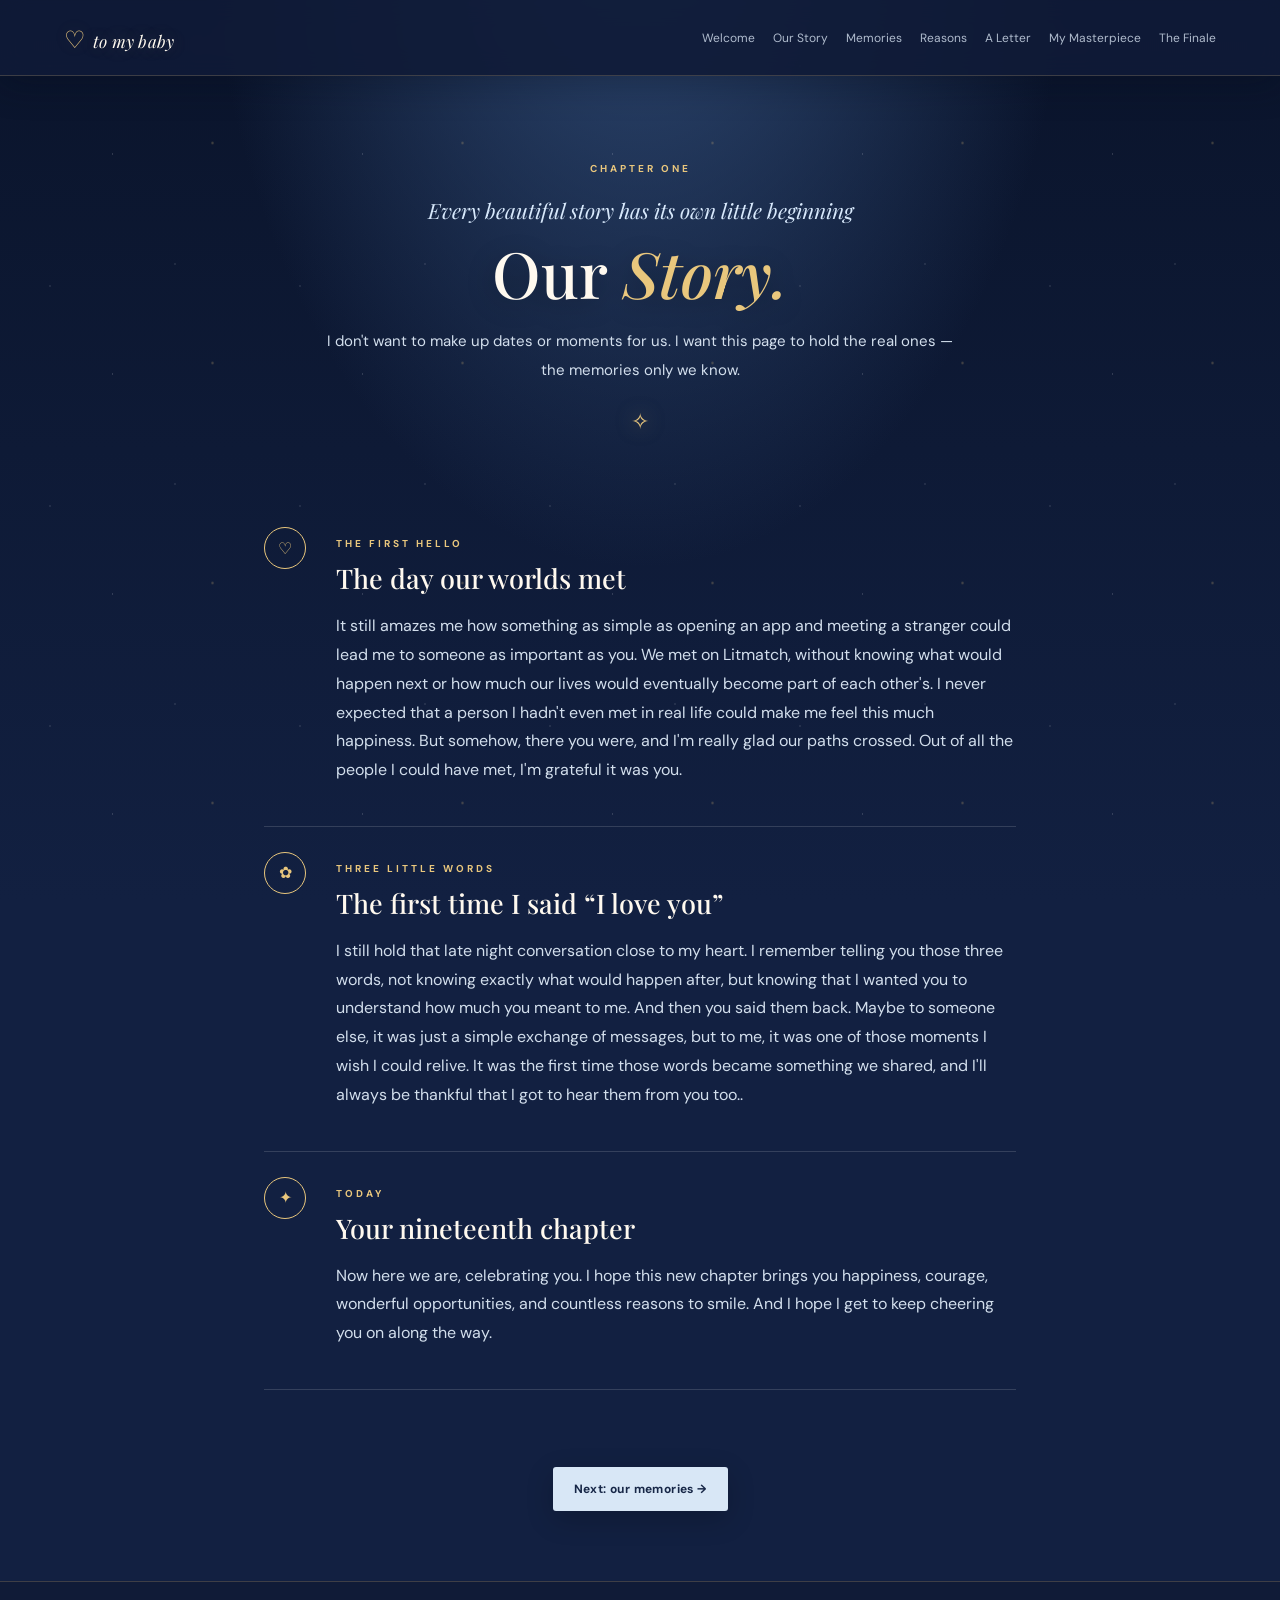
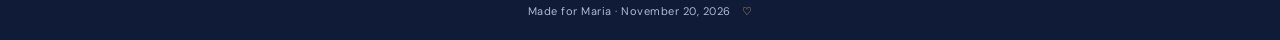
<file: story.html>
<!DOCTYPE html><html lang="en"><head><meta charset="UTF-8"><meta name="viewport" content="width=device-width, initial-scale=1"><meta name="theme-color" content="#101b37"><title>Our Story · To My Baby</title><style>
@import url('https://fonts.googleapis.com/css2?family=DM+Sans:wght@400;500;600;700&family=Playfair+Display:ital,wght@0,500;0,600;0,700;1,500;1,600&display=swap');
:root{--navy:#101b37;--blue:#8db8e4;--pale:#dceafa;--cream:#fff9ef;--gold:#e9c77d;--ink:#23324c;--muted:#6f7c91}
*{box-sizing:border-box}html{scroll-behavior:smooth}body{margin:0;background:linear-gradient(180deg,#101b37 0%,#172747 55%,#f4f0e9 55.1%,#f4f0e9 100%);color:var(--cream);font-family:'DM Sans',sans-serif;min-height:100vh}
a{color:inherit;text-decoration:none}.topbar{height:auto;min-height:76px;padding:16px 5vw;display:flex;align-items:center;justify-content:space-between;gap:24px;position:relative;z-index:5;border-bottom:1px solid #ffffff20;background:#101b37e8;backdrop-filter:blur(12px)}.brand{font-family:'Playfair Display',serif;font-size:24px;color:var(--gold);white-space:nowrap}.brand span{font-size:17px;color:var(--cream);font-style:italic}.nav{display:flex;gap:18px;flex-wrap:wrap;justify-content:flex-end}.nav a{font-size:12px;color:#d7e3f2;opacity:.8}.nav a:hover,.nav a.active{color:var(--gold);opacity:1}.menu-toggle{display:none;background:none;border:1px solid #ffffff55;color:white;border-radius:8px;padding:8px 12px}
.hero{max-width:1180px;margin:auto;padding:78px 6vw 86px;display:grid;grid-template-columns:1.1fr .9fr;gap:60px;align-items:center;min-height:620px}.eyebrow{font-size:10px;letter-spacing:3px;color:var(--gold);font-weight:700}.script{font-family:'Playfair Display',serif;font-style:italic;color:#d7e8fb;font-size:21px}.hero h1,.page-hero h1{font-family:'Playfair Display',serif;font-size:clamp(42px,6vw,76px);line-height:1.08;margin:14px 0 20px;font-weight:500}.hero h1 em,.page-hero h1 em{color:var(--gold);font-weight:500}.lead{font-size:15px;line-height:1.9;color:#d3dfed;max-width:580px}.button{display:inline-flex;align-items:center;gap:20px;margin-top:22px;padding:14px 21px;border-radius:3px;background:var(--gold);color:#1b2942;font-weight:700;font-size:12px;letter-spacing:.4px;box-shadow:0 8px 28px #0003;transition:.25s}.button:hover{transform:translateY(-3px);box-shadow:0 12px 32px #0005}.button.secondary{background:#d8e7f6;color:#172747}.hero-photo{position:relative;max-width:390px;margin:auto}.photo-frame{padding:12px;border:1px solid #e9c77d99;transform:rotate(2deg);background:#fff9ef12;box-shadow:0 25px 70px #0006}.photo-frame img{display:block;width:100%;height:460px;object-fit:cover;object-position:center 35%}.photo-note{position:absolute;bottom:-24px;right:-18px;background:var(--cream);color:var(--ink);padding:13px 22px;font-family:'Playfair Display',serif;font-style:italic;transform:rotate(-4deg)}.sparkle{position:absolute;color:var(--gold);font-size:35px}.s1{top:-28px;right:5px}.s2{bottom:40px;left:-32px}.intro-strip{background:#1b2c4b;border-top:1px solid #ffffff22;border-bottom:1px solid #ffffff22;display:flex;justify-content:center;align-items:center;gap:24px;padding:22px;text-align:center}.intro-strip p{font-family:'Playfair Display',serif;font-style:italic;font-size:19px}.sunflower{color:var(--gold);font-size:24px}.chapter-preview{background:#f4f0e9;color:var(--ink);padding:76px 6vw 90px}.section-heading{text-align:center;margin-bottom:36px}.section-heading h2,.closing-note h2{font-family:'Playfair Display',serif;font-size:36px;font-weight:500;margin:10px}.section-heading p:not(.eyebrow){color:var(--muted)}.chapter-grid{max-width:1050px;margin:auto;display:grid;grid-template-columns:repeat(3,1fr);gap:16px}.chapter-card{background:#fffdf8;border:1px solid #e4ded2;padding:26px;min-height:190px;transition:.25s}.chapter-card:hover{transform:translateY(-5px);box-shadow:0 15px 35px #24365316}.chapter-card span{font-size:11px;color:#b28d4d;letter-spacing:2px}.chapter-card h3{font-family:'Playfair Display',serif;font-size:24px;margin:18px 0 8px}.chapter-card p{color:var(--muted);font-size:13px;line-height:1.6}.chapter-card b{font-size:11px;color:#7c96b5}.closing-note{text-align:center;padding:65px 20px;color:var(--ink)}.closing-note .script{color:#8a6e42}.closing-note h2{max-width:650px;margin:10px auto}.closing-note p:last-child{color:var(--muted)}footer{text-align:center;background:#101b37;color:#aabbd0;padding:22px;font-size:11px;letter-spacing:.5px}footer span{color:var(--gold);margin-left:8px}
.page-hero{text-align:center;padding:76px 20px 46px;max-width:850px;margin:auto}.page-hero h1{font-size:clamp(42px,6vw,64px)}.page-hero .script{margin-bottom:10px}.narrow{max-width:640px;margin:0 auto}.timeline{max-width:800px;margin:20px auto 55px;padding:0 24px}.timeline-item{display:grid;grid-template-columns:50px 1fr;gap:22px;padding:25px 0;border-bottom:1px solid #ffffff25}.timeline-dot{width:42px;height:42px;border:1px solid var(--gold);border-radius:50%;display:grid;place-items:center;color:var(--gold)}.timeline-item h2{font-family:'Playfair Display',serif;font-weight:500;font-size:27px;margin:8px 0}.timeline-item p:not(.eyebrow){line-height:1.8;color:#d2deec}.editable-hint{font-size:12px!important;color:#9aabc0!important;font-style:italic}.center{text-align:center;margin:30px 0 70px}
.gallery{max-width:1050px;margin:0 auto 50px;padding:0 24px;display:grid;grid-template-columns:repeat(3,1fr);grid-auto-rows:220px;gap:16px}.gallery-item{margin:0;background:#fffaf1;color:var(--ink);padding:8px;box-shadow:0 12px 30px #0002;cursor:zoom-in;overflow:hidden}.gallery-item img{width:100%;height:calc(100% - 32px);object-fit:cover;display:block;transition:transform .5s}.gallery-item:hover img{transform:scale(1.04)}.gallery-item figcaption{font-family:'Playfair Display',serif;font-style:italic;font-size:13px;padding:7px 5px 0}.gallery-item.tall{grid-row:span 2}.gallery-item.wide{grid-column:span 2}.gallery-item.tall img{object-position:center 30%}.lightbox{display:none;position:fixed;inset:0;background:#080e1bed;z-index:20;align-items:center;justify-content:center;padding:40px}.lightbox.open{display:flex}.lightbox img{max-width:min(90vw,700px);max-height:85vh;object-fit:contain;box-shadow:0 20px 80px #000}.lightbox-close{position:absolute;right:28px;top:18px;background:none;border:0;color:white;font-size:40px;cursor:pointer}
.reason-grid{max-width:950px;margin:0 auto 45px;padding:0 24px;display:grid;grid-template-columns:repeat(3,1fr);gap:14px}.reason-card{background:#fffaf1;color:var(--ink);border:1px solid #e4ded2;padding:24px;text-align:left;min-height:175px;cursor:pointer;transition:.25s}.reason-card:hover{transform:translateY(-3px)}.reason-card span{display:block;color:#b58f4e;font-size:23px}.reason-card b{display:block;font-family:'Playfair Display',serif;font-size:20px;margin:14px 0 4px}.reason-card small{color:#8b96a4;font-size:10px;letter-spacing:1px;text-transform:uppercase}.reason-card p{display:none;color:#68758a;font-size:13px;line-height:1.7}.reason-card.open p{display:block}.reason-card.open small{display:none}
.envelope-wrap{max-width:760px;margin:0 auto 50px;padding:0 24px;text-align:center}.envelope{display:flex;flex-direction:column;align-items:center;justify-content:center;gap:12px;width:min(100%,440px);height:260px;margin:auto;background:linear-gradient(145deg,#d9e7f4,#a9c5e1);border:1px solid #fff;box-shadow:0 20px 50px #0004;color:#263c5d;cursor:pointer;position:relative}.envelope:before{content:"";position:absolute;inset:0;background:linear-gradient(35deg,transparent 49.5%,#ffffff70 50%,transparent 50.5%),linear-gradient(-35deg,transparent 49.5%,#ffffff70 50%,transparent 50.5%);pointer-events:none}.envelope-heart{font-size:38px;color:#a47768}.envelope-label{font-family:'Playfair Display',serif;font-size:28px;font-style:italic}.envelope-action{font-size:11px;letter-spacing:2px;text-transform:uppercase}.letter-paper{display:none;text-align:left;background:#fffaf0;color:#39445a;padding:clamp(25px,6vw,55px);margin:28px auto;max-width:650px;box-shadow:0 15px 40px #0003;font-family:'Playfair Display',serif;font-size:16px;line-height:2}.letter-paper.open{display:block;animation:rise .6s ease}.letter-paper .script{color:#8e754b}.letter-paper .editable-hint{font-family:'DM Sans',sans-serif}
.art-placeholder{max-width:700px;min-height:350px;margin:0 auto 25px;padding:20px;background:#fffaf0;color:var(--ink);border:12px solid #e8dfcc;outline:1px solid #d0b87e;outline-offset:-20px;display:grid;place-items:center;text-align:center}.art-inner{max-width:400px}.art-inner span{font-size:38px;color:#b58f4e}.art-inner h2{font-family:'Playfair Display',serif;font-size:30px;font-weight:500}.art-inner p{font-size:13px;line-height:1.8;color:#6f7c91}.art-inner code{background:#eee7d9;padding:2px 5px}.dedication{text-align:center;max-width:600px;margin:25px auto 55px;color:#e8d5ae}
.universe{max-width:780px;margin:0 auto 50px;min-height:300px;background:radial-gradient(ellipse at center,#243b65,#0c1429);border:1px solid #ffffff24;position:relative;display:grid;place-items:center;overflow:hidden}.constellation{width:80%;height:230px;position:relative}.star{position:absolute;background:none;border:0;color:#f6dda1;font-size:32px;text-shadow:0 0 18px #f4d88a;cursor:pointer;animation:twinkle 2s infinite alternate}.star:nth-child(1){left:12%;top:18%}.star:nth-child(2){left:48%;top:5%;animation-delay:.4s}.star:nth-child(3){right:12%;top:28%;animation-delay:.8s}.star:nth-child(4){left:30%;bottom:12%;animation-delay:1.2s}.star:nth-child(5){right:28%;bottom:5%;animation-delay:.6s}.star-message{position:absolute;bottom:12px;left:12px;right:12px;text-align:center;color:#e8d8b7;font-family:'Playfair Display',serif;font-style:italic}.video-box{max-width:700px;margin:0 auto 45px;padding:32px;text-align:center;background:#fffaf1;color:var(--ink)}.video-box h2{font-family:'Playfair Display',serif;font-size:30px;font-weight:500}.video-box p{color:#758196;font-size:13px}.video-placeholder{height:220px;background:#e8edf3;display:grid;place-items:center;color:#71849e;font-family:'Playfair Display',serif;font-style:italic}.stars{position:fixed;inset:0;pointer-events:none;opacity:.3;background-image:radial-gradient(1px 1px at 20% 30%,#fff,transparent),radial-gradient(1px 1px at 70% 20%,#fff,transparent),radial-gradient(1px 1px at 45% 70%,#fff,transparent),radial-gradient(2px 2px at 85% 65%,#e9c77d,transparent);background-size:250px 220px;z-index:0}main,header,footer{position:relative;z-index:1}.reveal{opacity:0;transform:translateY(18px);animation:rise .9s forwards}.hero-photo{animation-delay:.2s}
@keyframes rise{to{opacity:1;transform:translateY(0)}}@keyframes twinkle{from{opacity:.55;transform:scale(.9)}to{opacity:1;transform:scale(1.15)}}
@media(max-width:850px){.topbar{flex-wrap:wrap}.menu-toggle{display:block}.nav{display:none;width:100%;justify-content:flex-start;padding:10px 0}.nav.open{display:flex}.hero{grid-template-columns:1fr;gap:45px;padding-top:55px;text-align:center}.hero-copy .lead{margin:auto}.hero-photo{width:min(78%,350px)}.photo-frame img{height:400px}.chapter-grid{grid-template-columns:repeat(2,1fr)}.gallery{grid-template-columns:repeat(2,1fr)}.reason-grid{grid-template-columns:repeat(2,1fr)}}
@media(max-width:520px){.nav{gap:13px}.nav a{font-size:11px}.hero{padding:48px 23px 65px}.hero h1{font-size:47px}.photo-frame img{height:370px}.intro-strip{gap:10px}.intro-strip p{font-size:16px}.chapter-preview{padding:55px 20px}.chapter-grid{grid-template-columns:1fr}.chapter-card{min-height:150px}.page-hero{padding:55px 22px 35px}.gallery{grid-template-columns:repeat(2,1fr);grid-auto-rows:175px;padding:0 14px;gap:10px}.gallery-item.wide{grid-column:span 2}.gallery-item figcaption{font-size:11px}.reason-grid{grid-template-columns:1fr 1fr;padding:0 14px;gap:9px}.reason-card{padding:16px;min-height:160px}.reason-card b{font-size:17px}.timeline{padding:0 18px}.letter-paper{font-size:15px}.universe{margin-left:14px;margin-right:14px}.video-box{margin-left:14px;margin-right:14px;padding:22px}}


/* CINEMATIC STORYBOOK POLISH */
:root{--gold-bright:#f5d995;--blue-glow:#8db8e4}
body{background:radial-gradient(ellipse at 50% -15%,#314d78 0%,transparent 48%),linear-gradient(180deg,#0a142b 0%,#172747 55%,#f4f0e9 55.1%,#f4f0e9 100%);background-attachment:fixed}
.topbar{box-shadow:0 8px 35px #050b1c55;border-bottom:1px solid #e9c77d35}
.brand{letter-spacing:.3px;text-shadow:0 0 18px #e9c77d40}
.nav a{position:relative;padding:7px 0;transition:color .25s}
.nav a:after{content:"";position:absolute;left:0;right:100%;bottom:0;height:1px;background:var(--gold);transition:right .25s}
.nav a:hover:after,.nav a.active:after{right:0}
.hero{position:relative}
.hero:before{content:"";position:absolute;width:440px;height:440px;border:1px solid #e9c77d18;border-radius:50%;right:8%;top:12%;box-shadow:0 0 0 24px #e9c77d08,0 0 0 48px #e9c77d05;pointer-events:none}
.hero h1,.page-hero h1{text-shadow:0 5px 28px #0005}
.hero-photo{filter:drop-shadow(0 25px 45px #0006)}
.photo-frame{border:1px solid #e9c77d;box-shadow:0 0 0 7px #e9c77d12,0 25px 70px #0008;position:relative}
.photo-frame:after{content:"";position:absolute;inset:5px;border:1px solid #fff5;pointer-events:none}
.button{position:relative;overflow:hidden;isolation:isolate}
.button:before{content:"";position:absolute;top:-80%;left:-45%;width:35%;height:260%;background:#fff8;transform:rotate(25deg);transition:left .65s;z-index:-1}
.button:hover:before{left:130%}
.intro-strip{background:linear-gradient(90deg,#172747,#263d62,#172747);position:relative;overflow:hidden}
.intro-strip:before,.intro-strip:after{content:"✧";position:absolute;color:#e9c77d66;font-size:70px;top:-16px}
.intro-strip:before{left:5%}.intro-strip:after{right:5%}
.chapter-card{position:relative;overflow:hidden;border-color:#d9cfbd}
.chapter-card:after{content:"";position:absolute;width:90px;height:90px;border:1px solid #c7a96c33;border-radius:50%;right:-42px;bottom:-42px;transition:transform .5s}
.chapter-card:hover:after{transform:scale(2.2)}
.chapter-card b{display:inline-block;margin-top:5px}
.page-hero{position:relative}
.page-hero:after{content:"✧";display:block;color:#e9c77d;font-size:22px;margin-top:23px;text-shadow:0 0 20px #e9c77d88}
.gallery-item{transition:transform .3s,box-shadow .3s}
.gallery-item:nth-child(odd){transform:rotate(-.7deg)}.gallery-item:nth-child(even){transform:rotate(.7deg)}
.gallery-item:hover{transform:translateY(-5px) rotate(0);box-shadow:0 20px 45px #0004;z-index:2}
.reason-card{position:relative;overflow:hidden;box-shadow:0 8px 24px #1727470a}
.reason-card:after{content:"♡";position:absolute;right:14px;top:9px;color:#c9a96e30;font-size:48px;font-family:serif}
.reason-card.open{background:#f5eddf;border-color:#c8a96d;box-shadow:0 12px 30px #17274718}
.envelope{border:1px solid #f7e8c5;box-shadow:0 0 0 8px #e9c77d12,0 25px 55px #0005;transition:transform .35s}
.envelope:hover{transform:translateY(-5px) rotate(-1deg)}
.envelope-heart{animation:heartbeat 1.8s infinite}
.letter-paper{border:1px solid #d7c69f;outline:1px solid #d7c69f;outline-offset:7px}
.art-placeholder{box-shadow:0 20px 50px #0004;position:relative}
.art-placeholder:before,.art-placeholder:after{content:"✧";position:absolute;color:#b58f4e;font-size:25px}
.art-placeholder:before{top:12px;left:18px}.art-placeholder:after{bottom:12px;right:18px}
.universe{box-shadow:0 0 0 8px #e9c77d12,0 20px 55px #0006}
.star{transition:transform .2s,color .2s}.star:hover{transform:scale(1.45)}
footer{border-top:1px solid #e9c77d35}
.petal-field{position:fixed;inset:0;pointer-events:none;overflow:hidden;z-index:0;opacity:.22}
.petal-field i{position:absolute;top:-10%;font-style:normal;color:#f3d99e;animation:petalFall 18s linear infinite}
.petal-field i:nth-child(1){left:8%;font-size:15px;animation-delay:-3s}
.petal-field i:nth-child(2){left:28%;font-size:12px;animation-delay:-11s}
.petal-field i:nth-child(3){left:52%;font-size:18px;animation-delay:-6s}
.petal-field i:nth-child(4){left:74%;font-size:13px;animation-delay:-15s}
.petal-field i:nth-child(5){left:91%;font-size:17px;animation-delay:-8s}
.petal-field i:nth-child(6){left:40%;font-size:10px;animation-delay:-17s}
.opening-screen{position:fixed;inset:0;z-index:50;display:grid;place-items:center;text-align:center;background:radial-gradient(ellipse at 50% 40%,#243d67 0%,#101b37 55%,#080f22 100%);padding:25px;transition:opacity 1s,visibility 1s}
.opening-screen.leaving{opacity:0;visibility:hidden}
.opening-glow{position:absolute;width:min(75vw,550px);aspect-ratio:1;border:1px solid #e9c77d38;border-radius:50%;box-shadow:0 0 0 18px #e9c77d0b,0 0 0 42px #e9c77d08,0 0 100px #8db8e433;animation:slowPulse 5s ease-in-out infinite}
.opening-content{position:relative;max-width:600px;animation:rise 1s both}
.opening-content h1{font-family:'Playfair Display',serif;font-size:clamp(48px,8vw,82px);line-height:1.05;font-weight:500;margin:12px 0 20px}
.opening-content h1 em{color:var(--gold);font-weight:500}
.opening-content p:not(.eyebrow){color:#d8e4f2;line-height:1.8;font-family:'Playfair Display',serif;font-style:italic;font-size:18px}
.opening-flower{font-size:45px;color:var(--gold);text-shadow:0 0 30px #e9c77d88;animation:slowPulse 3s infinite}
.opening-content small{display:block;margin-top:28px;letter-spacing:3px;color:#aebed2;font-size:9px}
.opening-button{border:0;cursor:pointer;font-family:inherit}
@keyframes petalFall{0%{transform:translate3d(0,-10vh,0) rotate(0);opacity:0}10%{opacity:1}90%{opacity:.8}100%{transform:translate3d(45px,115vh,0) rotate(420deg);opacity:0}}
@keyframes slowPulse{0%,100%{transform:scale(.97);opacity:.65}50%{transform:scale(1.04);opacity:1}}
@keyframes heartbeat{0%,100%{transform:scale(1)}15%{transform:scale(1.14)}30%{transform:scale(1)}45%{transform:scale(1.08)}}
@media(prefers-reduced-motion:reduce){*,*:before,*:after{animation-duration:.01ms!important;animation-iteration-count:1!important;scroll-behavior:auto!important;transition-duration:.01ms!important}}

/* LEGIBILITY FIX: inner pages stay dark navy; only the home page's chapter + closing sections are cream */
body{background:radial-gradient(ellipse at 50% -15%,#314d78 0%,transparent 48%),linear-gradient(180deg,#0a142b 0%,#122041 55%,#172747 100%);background-attachment:fixed}
.closing-note{color:var(--cream)}
.closing-note .script{color:#e8d5ae}
.closing-note p:last-child{color:#c5d3e5}
.chapter-preview~.closing-note{background:#f4f0e9;color:var(--ink)}
.chapter-preview~.closing-note .script{color:#8a6e42}
.chapter-preview~.closing-note p:last-child{color:var(--muted)}
.chapter-card{display:block}
.button:focus-visible,.nav a:focus-visible,.reason-card:focus-visible,.star:focus-visible,.envelope:focus-visible,.chapter-card:focus-visible{outline:2px solid var(--gold-bright);outline-offset:4px}
html{background-color:#122041}
body{background-color:#122041;background-repeat:no-repeat;background-size:100% 100vh}
@supports (-webkit-touch-callout:none){body{background-attachment:scroll}}
.gallery{grid-auto-flow:dense}
@media(min-width:851px){.gallery-item:nth-child(6){grid-column:1}.gallery-item:nth-child(8){grid-column:span 1}}
@media(min-width:851px){.gallery-item.wide{grid-column:span 3;grid-row:span 1}.gallery{grid-auto-rows:220px}.gallery-item.wide img{object-position:center 60%}}
body{background-image:radial-gradient(ellipse at 50% -15%,#314d78 0%,transparent 48%),linear-gradient(180deg,#0a142b 0%,#122041 100%)}
</style></head><body><div class="stars" aria-hidden="true"></div>
<header class="topbar"><a class="brand" href="index.html">♡ <span>to my baby</span></a><button class="menu-toggle" aria-label="Open navigation" aria-expanded="false">☰</button><nav class="nav"><a href="index.html">Welcome</a><a href="story.html">Our Story</a><a href="memories.html">Memories</a><a href="reasons.html">Reasons</a><a href="letter.html">A Letter</a><a href="masterpiece.html">My Masterpiece</a><a href="finale.html">The Finale</a></nav></header><main><section class="page-hero"><p class="eyebrow">CHAPTER ONE</p><p class="script">Every beautiful story has its own little beginning</p><h1>Our <em>Story.</em></h1><p class="lead narrow">I don't want to make up dates or moments for us. I want this page to hold the real ones — the memories only we know.</p></section>
<section class="timeline">
<article class="timeline-item"><span class="timeline-dot">♡</span><div><p class="eyebrow">THE FIRST HELLO</p><h2>The day our worlds met</h2><p>It still amazes me how something as simple as opening an app and meeting a stranger could lead me to someone as important as you. We met on Litmatch, without knowing what would happen next or how much our lives would eventually become part of each other's. I never expected that a person I hadn't even met in real life could make me feel this much happiness. But somehow, there you were, and I'm really glad our paths crossed. Out of all the people I could have met, I'm grateful it was you.</p></div></article>
<article class="timeline-item"><span class="timeline-dot">✿</span><div><p class="eyebrow">THREE LITTLE WORDS</p><h2>The first time I said “I love you”</h2><p>I still hold that late night conversation close to my heart. I remember telling you those three words, not knowing exactly what would happen after, but knowing that I wanted you to understand how much you meant to me. And then you said them back. Maybe to someone else, it was just a simple exchange of messages, but to me, it was one of those moments I wish I could relive. It was the first time those words became something we shared, and I'll always be thankful that I got to hear them from you too..</p></div></article>
<article class="timeline-item"><span class="timeline-dot">✦</span><div><p class="eyebrow">TODAY</p><h2>Your nineteenth chapter</h2><p>Now here we are, celebrating you. I hope this new chapter brings you happiness, courage, wonderful opportunities, and countless reasons to smile. And I hope I get to keep cheering you on along the way.</p></div></article>
</section>
<p class="center"><a class="button secondary" href="memories.html">Next: our memories →</a></p></main><footer>Made for Maria · November 20, 2026 <span>♡</span></footer><script>
const toggle = document.querySelector('.menu-toggle');
const nav = document.querySelector('.nav');
if (toggle && nav) toggle.addEventListener('click', () => {
  const open = nav.classList.toggle('open');
  toggle.setAttribute('aria-expanded', String(open));
});
document.querySelectorAll('.reason-card').forEach(card => {
  card.addEventListener('click', () => card.classList.toggle('open'));
});
const envelope = document.querySelector('.envelope');
const letter = document.querySelector('.letter-paper');
if (envelope && letter) envelope.addEventListener('click', () => {
  const opened = letter.classList.toggle('open');
  envelope.setAttribute('aria-expanded', String(opened));
  envelope.querySelector('.envelope-action').textContent = opened ? 'Your letter is open ♡' : 'Open my letter';
  if (opened) letter.scrollIntoView({behavior:'smooth', block:'start'});
});
const lightbox = document.querySelector('.lightbox');
if (lightbox) {
  document.querySelectorAll('.gallery-item img').forEach(img => img.addEventListener('click', () => {
    lightbox.querySelector('img').src = img.src;
    lightbox.querySelector('img').alt = img.alt;
    lightbox.classList.add('open');
  }));
  lightbox.querySelector('.lightbox-close').addEventListener('click', () => lightbox.classList.remove('open'));
  lightbox.addEventListener('click', e => { if (e.target === lightbox) lightbox.classList.remove('open'); });
  document.addEventListener('keydown', e => { if (e.key === 'Escape') lightbox.classList.remove('open'); });
}
document.querySelectorAll('.star').forEach(star => star.addEventListener('click', () => {
  document.querySelector('.star-message').textContent = star.dataset.message;
  star.style.color = '#fff';
  star.style.textShadow = '0 0 25px #fff, 0 0 45px #f4d88a';
}));

const enterButton = document.getElementById('enterWorld');
const openingScreen = document.getElementById('openingScreen');
if (enterButton && openingScreen) {
  enterButton.addEventListener('click', () => {
    openingScreen.classList.add('leaving');
    window.setTimeout(() => openingScreen.remove(), 1100);
  });
}
</script></body></html>
</file>
